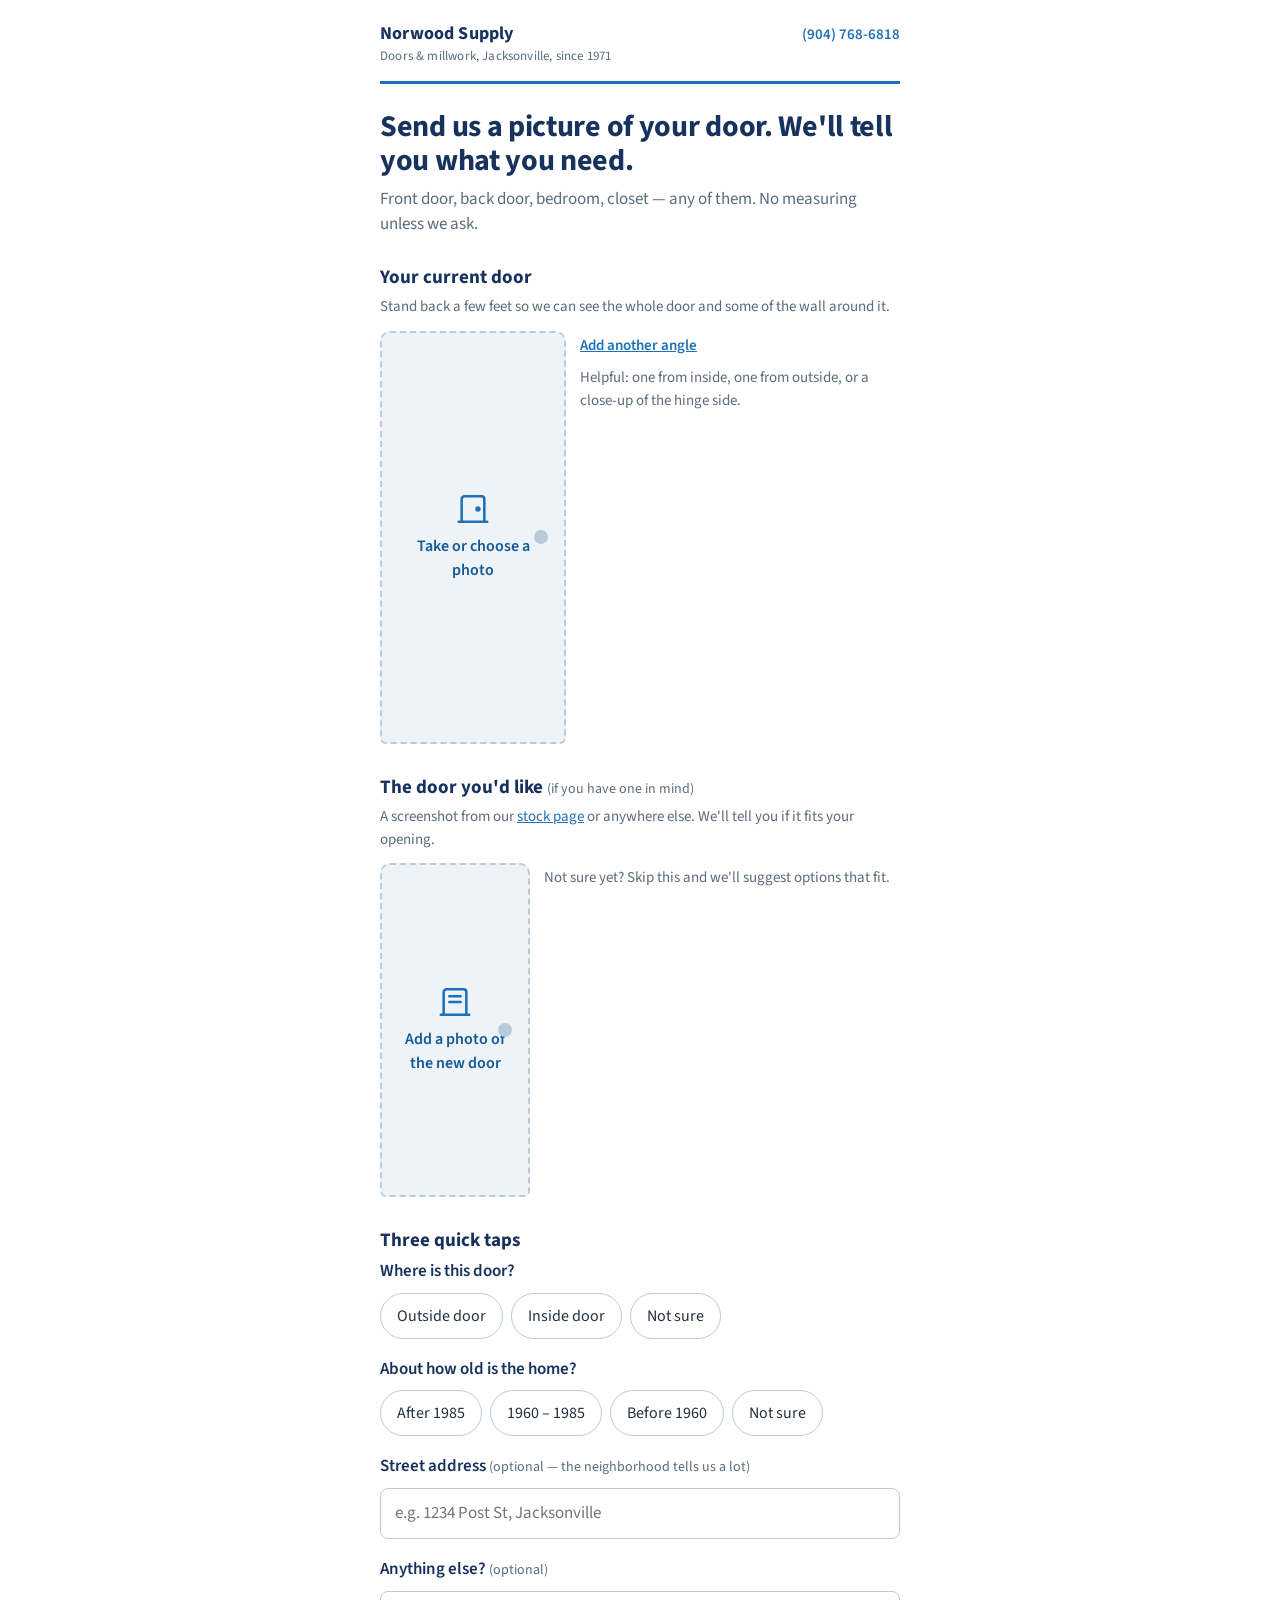
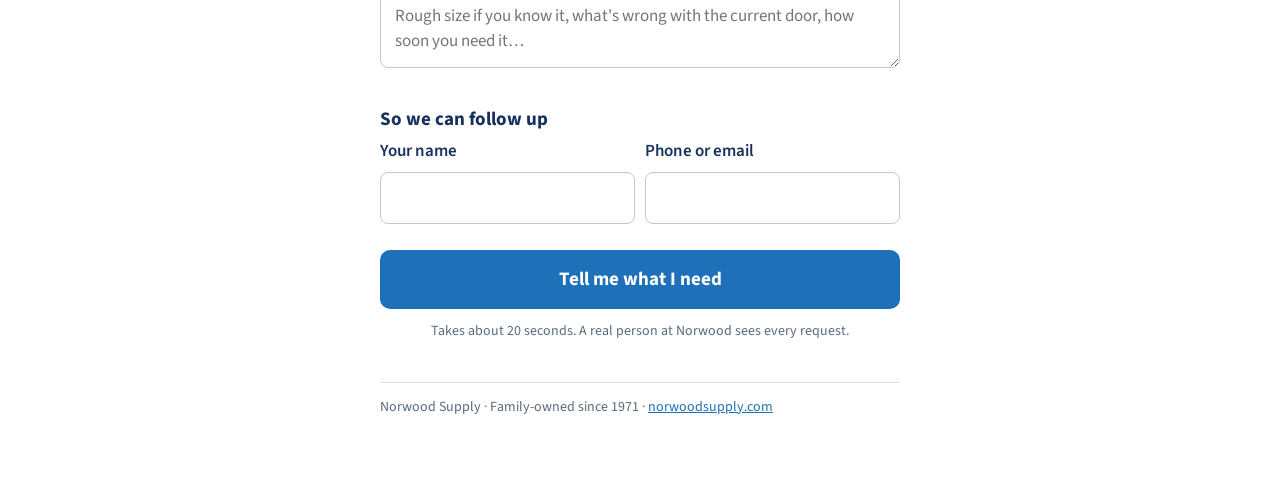
<file: door-finder.html>
<!DOCTYPE html>
<html lang="en">
<head>
<meta charset="utf-8">
<meta name="viewport" content="width=device-width, initial-scale=1, viewport-fit=cover">
<title>Door Finder — Norwood Supply</title>
<meta name="description" content="Send Norwood Supply a picture of your door and we'll tell you what size and type you need. Jacksonville doors and millwork since 1971.">
<link rel="preconnect" href="https://fonts.googleapis.com">
<link rel="preconnect" href="https://fonts.gstatic.com" crossorigin>
<link href="https://fonts.googleapis.com/css2?family=Source+Sans+3:ital,wght@0,400;0,600;0,700;1,400&display=swap" rel="stylesheet">
<style>
  :root{
    --blue:#1E70B8; --blue-deep:#155A96; --navy:#17325C; --ink:#22303F; --muted:#5B6B7C;
    --paper:#FFFFFF; --well:#EEF3F8; --well-line:#B9CADB; --rule:#D9E2EC;
    --ok:#2B7A4B; --warn:#A8660F; --bad:#B33A2E; --ok-bg:#E8F3EC; --warn-bg:#FBF1E3; --bad-bg:#F8E7E5;
  }
  *{box-sizing:border-box}
  html{-webkit-text-size-adjust:100%}
  body{margin:0;background:var(--paper);color:var(--ink);font:400 17px/1.5 "Source Sans 3",system-ui,-apple-system,"Segoe UI",sans-serif}
  a{color:var(--blue)}
  .wrap{max-width:560px;margin:0 auto;padding:20px 20px 80px}

  header{display:flex;align-items:baseline;justify-content:space-between;padding-bottom:14px;border-bottom:3px solid var(--blue)}
  .brand{font-weight:700;color:var(--navy);text-decoration:none;font-size:18px;letter-spacing:.01em}
  .brand small{display:block;font-weight:400;color:var(--muted);font-size:13px}
  header a.call{font-size:15px;text-decoration:none;font-weight:600}

  h1{font-size:30px;line-height:1.15;color:var(--navy);margin:26px 0 8px;font-weight:700;letter-spacing:-.01em}
  .lede{margin:0 0 26px;color:var(--muted);font-size:17px}

  /* ---- door-shaped photo wells: the one bold thing on the page ---- */
  .step{margin:0 0 30px}
  .step h2{font-size:19px;margin:0 0 4px;color:var(--navy)}
  .step .hint{margin:0 0 12px;color:var(--muted);font-size:15px}
  .wells{display:flex;gap:14px;align-items:flex-start}
  .well{position:relative;display:block;width:150px;aspect-ratio:36/80;border:2px dashed var(--well-line);border-radius:10px 10px 6px 6px;background:var(--well);cursor:pointer;overflow:hidden;flex:0 0 auto}
  .well.main{width:186px}
  .well input{position:absolute;inset:0;opacity:0;width:100%;height:100%;cursor:pointer;font-size:0}
  .well .label{position:absolute;inset:0;display:flex;flex-direction:column;align-items:center;justify-content:center;gap:8px;padding:14px;text-align:center;color:var(--blue-deep);font-weight:600;font-size:16px;pointer-events:none}
  .well .label .knob{width:14px;height:14px;border-radius:50%;background:var(--well-line);position:absolute;right:16px;top:50%;transform:translateY(-50%)}
  .well .label svg{width:34px;height:34px;stroke:var(--blue);fill:none;stroke-width:1.8;stroke-linecap:round;stroke-linejoin:round}
  .well img{position:absolute;inset:0;width:100%;height:100%;object-fit:cover;display:none}
  .well.has img{display:block}
  .well.has{border-style:solid;border-color:var(--blue)}
  .well.has .label{display:none}
  .well .x{position:absolute;top:6px;right:6px;width:30px;height:30px;border-radius:50%;border:0;background:rgba(23,50,92,.85);color:#fff;font-size:18px;line-height:30px;text-align:center;display:none;cursor:pointer;z-index:2}
  .well.has .x{display:block}
  .well:focus-within{outline:3px solid var(--blue);outline-offset:2px}
  .side{display:flex;flex-direction:column;gap:10px;flex:1;min-width:0;padding-top:4px;font-size:15px;color:var(--muted)}
  .side button.link{background:none;border:0;padding:0;color:var(--blue);font:inherit;font-weight:600;text-align:left;cursor:pointer;text-decoration:underline}
  .well.small{width:110px}
  .well.small .label{font-size:14px;padding:8px}
  .well.hidden{display:none}

  /* ---- questions ---- */
  .q{margin:0 0 18px}
  .q label.t{display:block;font-weight:600;color:var(--navy);margin-bottom:8px;font-size:17px}
  .pills{display:flex;flex-wrap:wrap;gap:8px}
  .pills label{position:relative}
  .pills input{position:absolute;opacity:0;width:0;height:0}
  .pills span{display:inline-block;padding:10px 16px;border:1.5px solid var(--well-line);border-radius:999px;background:var(--paper);font-size:16px;cursor:pointer;color:var(--ink)}
  .pills input:checked + span{background:var(--blue);border-color:var(--blue);color:#fff;font-weight:600}
  .pills input:focus-visible + span{outline:3px solid var(--blue);outline-offset:2px}
  input.txt,textarea{width:100%;padding:12px 14px;border:1.5px solid var(--well-line);border-radius:8px;font:inherit;color:var(--ink);background:var(--paper)}
  input.txt:focus,textarea:focus{outline:none;border-color:var(--blue);box-shadow:0 0 0 3px rgba(30,112,184,.18)}
  textarea{min-height:76px;resize:vertical}
  .two{display:grid;grid-template-columns:1fr 1fr;gap:10px}
  @media (max-width:420px){.two{grid-template-columns:1fr}}
  .opt{font-weight:400;color:var(--muted);font-size:14px}
  .hp{position:absolute;left:-9999px;width:1px;height:1px;opacity:0}

  .go{display:block;width:100%;padding:16px;border:0;border-radius:10px;background:var(--blue);color:#fff;font:700 19px "Source Sans 3",system-ui,sans-serif;cursor:pointer;margin-top:8px}
  .go:hover{background:var(--blue-deep)}
  .go[disabled]{background:#9DB8D3;cursor:default}
  .fine{color:var(--muted);font-size:14px;margin:12px 0 0;text-align:center}
  .err{display:none;margin:14px 0 0;padding:12px 14px;border-radius:8px;background:var(--bad-bg);color:var(--bad);font-weight:600}
  .err.show{display:block}

  /* ---- working ---- */
  #working{display:none;text-align:center;padding:40px 0}
  #working.show{display:block}
  .spin{width:44px;height:44px;border:4px solid var(--rule);border-top-color:var(--blue);border-radius:50%;margin:0 auto 16px;animation:sp 1s linear infinite}
  @keyframes sp{to{transform:rotate(360deg)}}
  @media (prefers-reduced-motion:reduce){.spin{animation:none;border-top-color:var(--blue)}}
  #working p{margin:0;color:var(--muted)}

  /* ---- result ---- */
  #result{display:none}
  #result.show{display:block}
  .verdict{margin:26px 0 18px;padding:20px 22px;border-radius:12px;background:var(--well);border-left:6px solid var(--blue)}
  .verdict .size{font-size:34px;font-weight:700;color:var(--navy);line-height:1.1;letter-spacing:-.01em}
  .verdict .sub{margin-top:6px;font-size:17px;color:var(--ink)}
  .verdict .call{color:var(--muted)}
  .tag{display:inline-block;margin-top:12px;padding:4px 12px;border-radius:999px;font-size:14px;font-weight:600}
  .tag.high{background:var(--ok-bg);color:var(--ok)} .tag.medium{background:var(--warn-bg);color:var(--warn)} .tag.low{background:var(--bad-bg);color:var(--bad)}
  .reply{font-size:18px;line-height:1.55;margin:0 0 22px;white-space:pre-line}
  .rows{border-top:1px solid var(--rule)}
  .row{display:grid;grid-template-columns:128px 1fr;gap:12px;padding:11px 0;border-bottom:1px solid var(--rule);font-size:16px}
  .row b{color:var(--navy);font-weight:600}
  .row ul{margin:0;padding-left:18px}
  .fit{padding:14px 16px;border-radius:10px;margin:18px 0}
  .fit.yes{background:var(--ok-bg)} .fit.maybe{background:var(--warn-bg)} .fit.no{background:var(--bad-bg)}
  .fit b{display:block;margin-bottom:4px;color:var(--navy)}
  .next{margin:26px 0 0;padding:18px 20px;border:1.5px solid var(--rule);border-radius:12px}
  .next h3{margin:0 0 8px;font-size:18px;color:var(--navy)}
  .next p{margin:0 0 10px}
  .next .btns{display:flex;gap:10px;flex-wrap:wrap;margin-top:6px}
  .next .btns a{flex:1;min-width:130px;text-align:center;padding:12px;border-radius:8px;text-decoration:none;font-weight:700;background:var(--blue);color:#fff}
  .next .btns a.alt{background:var(--paper);color:var(--blue);border:1.5px solid var(--blue)}
  .again{background:none;border:0;color:var(--muted);font:inherit;text-decoration:underline;cursor:pointer;margin-top:22px;display:block}
  footer{margin-top:40px;color:var(--muted);font-size:14px;border-top:1px solid var(--rule);padding-top:14px}
</style>
</head>
<body>
<div class="wrap">

  <header>
    <a class="brand" href="https://norwoodsupply.com">Norwood Supply <small>Doors &amp; millwork, Jacksonville, since 1971</small></a>
    <a class="call" href="tel:+19047686818">(904) 768-6818</a>
  </header>

  <!-- ================= FORM ================= -->
  <div id="form">
    <h1>Send us a picture of your door. We'll tell you what you need.</h1>
    <p class="lede">Front door, back door, bedroom, closet — any of them. No measuring unless we ask.</p>

    <section class="step">
      <h2>Your current door</h2>
      <p class="hint">Stand back a few feet so we can see the whole door and some of the wall around it.</p>
      <div class="wells">
        <label class="well main" id="wellMain">
          <input type="file" accept="image/*" id="fileMain">
          <span class="label">
            <svg viewBox="0 0 24 24"><path d="M4 21V5a2 2 0 0 1 2-2h12a2 2 0 0 1 2 2v16"/><path d="M2 21h20"/><circle cx="15.5" cy="12" r="1"/></svg>
            Take or choose a photo
            <span class="knob"></span>
          </span>
          <img alt="" id="imgMain">
          <button type="button" class="x" data-clear="Main" aria-label="Remove photo">×</button>
        </label>
        <div class="side">
          <label class="well small hidden" id="wellMain2">
            <input type="file" accept="image/*" id="fileMain2">
            <span class="label">Another angle</span>
            <img alt="" id="imgMain2">
            <button type="button" class="x" data-clear="Main2" aria-label="Remove photo">×</button>
          </label>
          <button type="button" class="link" id="addAngle">Add another angle</button>
          <span>Helpful: one from inside, one from outside, or a close-up of the hinge side.</span>
        </div>
      </div>
    </section>

    <section class="step">
      <h2>The door you'd like <span class="opt">(if you have one in mind)</span></h2>
      <p class="hint">A screenshot from our <a href="/catalog.html" target="_blank" rel="noopener">stock page</a> or anywhere else. We'll tell you if it fits your opening.</p>
      <div class="wells">
        <label class="well" id="wellWant">
          <input type="file" accept="image/*" id="fileWant">
          <span class="label">
            <svg viewBox="0 0 24 24"><path d="M4 21V5a2 2 0 0 1 2-2h12a2 2 0 0 1 2 2v16"/><path d="M2 21h20"/><path d="M8 8h8M8 12h8"/></svg>
            Add a photo of the new door
            <span class="knob"></span>
          </span>
          <img alt="" id="imgWant">
          <button type="button" class="x" data-clear="Want" aria-label="Remove photo">×</button>
        </label>
        <div class="side">
          <span>Not sure yet? Skip this and we'll suggest options that fit.</span>
        </div>
      </div>
    </section>

    <section class="step">
      <h2>Three quick taps</h2>
      <div class="q">
        <label class="t">Where is this door?</label>
        <div class="pills" id="qLoc">
          <label><input type="radio" name="loc" value="exterior door (opens to outside)"><span>Outside door</span></label>
          <label><input type="radio" name="loc" value="interior door"><span>Inside door</span></label>
          <label><input type="radio" name="loc" value="not sure"><span>Not sure</span></label>
        </div>
      </div>
      <div class="q">
        <label class="t">About how old is the home?</label>
        <div class="pills" id="qAge">
          <label><input type="radio" name="age" value="after 1985"><span>After 1985</span></label>
          <label><input type="radio" name="age" value="1960 to 1985"><span>1960 – 1985</span></label>
          <label><input type="radio" name="age" value="before 1960"><span>Before 1960</span></label>
          <label><input type="radio" name="age" value="not sure"><span>Not sure</span></label>
        </div>
      </div>
      <div class="q">
        <label class="t" for="addr">Street address <span class="opt">(optional — the neighborhood tells us a lot)</span></label>
        <input class="txt" id="addr" type="text" autocomplete="street-address" placeholder="e.g. 1234 Post St, Jacksonville">
      </div>
      <div class="q">
        <label class="t" for="notes">Anything else? <span class="opt">(optional)</span></label>
        <textarea id="notes" placeholder="Rough size if you know it, what's wrong with the current door, how soon you need it…"></textarea>
      </div>
    </section>

    <section class="step">
      <h2>So we can follow up</h2>
      <div class="two">
        <div class="q"><label class="t" for="name">Your name</label><input class="txt" id="name" type="text" autocomplete="name"></div>
        <div class="q"><label class="t" for="contact">Phone or email</label><input class="txt" id="contact" type="text" autocomplete="tel" inputmode="email"></div>
      </div>
      <input class="hp" id="website" type="text" tabindex="-1" autocomplete="off" aria-hidden="true">
      <button class="go" id="go" type="button">Tell me what I need</button>
      <p class="fine">Takes about 20 seconds. A real person at Norwood sees every request.</p>
      <div class="err" id="err" role="alert"></div>
    </section>
  </div>

  <!-- ================= WORKING ================= -->
  <div id="working"><div class="spin"></div><p id="workMsg">Looking at your door…</p></div>

  <!-- ================= RESULT ================= -->
  <div id="result">
    <h1>Here's what we see</h1>
    <div class="verdict">
      <div class="size" id="rSize"></div>
      <div class="sub" id="rSub"></div>
      <span class="tag" id="rTag"></span>
    </div>
    <p class="reply" id="rReply"></p>
    <div id="rFit"></div>
    <div class="rows" id="rRows"></div>
    <div class="next">
      <h3>What happens next</h3>
      <p>We've saved your photos and details. Someone from Norwood will follow up, usually the same business day. Want to talk now?</p>
      <div class="btns">
        <a href="tel:+19047686818">Call (904) 768-6818</a>
        <a class="alt" href="sms:+19044035261">Text (904) 403-5261</a>
      </div>
      <p style="margin:12px 0 0;font-size:14px;color:var(--muted)">6200 Norwood Ave, Jacksonville · Mon–Fri 7:30–5 · Sat 8:30–12<br>Corner of Crestwood Street &amp; Norwood Avenue. Customer parking is on the south side of our building, entered from Crestwood.<br><a href="https://www.google.com/maps/dir/?api=1&amp;destination=30.3758656%2C-81.6677071&amp;travelmode=driving" target="_blank" rel="noopener">Directions to Crestwood parking</a></p>
    </div>
    <button class="again" id="again" type="button">Check another door</button>
  </div>

  <footer>Norwood Supply · Family-owned since 1971 · <a href="https://norwoodsupply.com">norwoodsupply.com</a></footer>
</div>

<script>
// ============================================================
// SETUP: paste the doorFinder Cloud Function URL between the quotes.
// It looks like https://doorfinder-xxxxxxxx-uc.a.run.app
var FUNCTION_URL = "https://doorfinder-933963197210.us-central1.run.app";
// ============================================================

var photos = { Main:null, Main2:null, Want:null };   // {data, media_type}

function $(id){ return document.getElementById(id); }

// Shrink the photo on the phone before upload: keeps requests small and fast.
function shrink(file){
  return new Promise(function(resolve, reject){
    var url = URL.createObjectURL(file);
    var img = new Image();
    img.onload = function(){
      var MAX = 1400, w = img.naturalWidth, h = img.naturalHeight;
      var s = Math.min(1, MAX / Math.max(w, h));
      var c = document.createElement('canvas');
      c.width = Math.round(w*s); c.height = Math.round(h*s);
      c.getContext('2d').drawImage(img, 0, 0, c.width, c.height);
      URL.revokeObjectURL(url);
      var dataUrl = c.toDataURL('image/jpeg', 0.82);
      resolve({ data: dataUrl.split(',')[1], media_type:'image/jpeg', preview: dataUrl });
    };
    img.onerror = function(){ URL.revokeObjectURL(url); reject(new Error("That file isn't a photo we can read. Try a JPG or PNG.")); };
    img.src = url;
  });
}

function wire(key){
  var input = $('file'+key), well = $('well'+key), img = $('img'+key);
  input.addEventListener('change', async function(){
    var f = input.files && input.files[0];
    if (!f) return;
    try{
      var p = await shrink(f);
      photos[key] = { data:p.data, media_type:p.media_type };
      img.src = p.preview;
      well.classList.add('has');
      hideErr();
    }catch(e){ showErr(e.message); }
  });
}
['Main','Main2','Want'].forEach(wire);

document.querySelectorAll('[data-clear]').forEach(function(b){
  b.addEventListener('click', function(ev){
    ev.preventDefault(); ev.stopPropagation();
    var key = b.getAttribute('data-clear');
    photos[key] = null;
    $('file'+key).value = '';
    $('img'+key).removeAttribute('src');
    $('well'+key).classList.remove('has');
  });
});

$('addAngle').addEventListener('click', function(){
  $('wellMain2').classList.remove('hidden');
  this.style.display = 'none';
});

function val(name){ var el = document.querySelector('input[name="'+name+'"]:checked'); return el ? el.value : ''; }
function showErr(m){ var e=$('err'); e.textContent = m; e.classList.add('show'); e.scrollIntoView({block:'nearest'}); }
function hideErr(){ $('err').classList.remove('show'); }

$('go').addEventListener('click', async function(){
  hideErr();
  if (!photos.Main){ showErr("Add a photo of your current door first — that's the one thing we need."); return; }
  var name = $('name').value.trim(), contact = $('contact').value.trim();
  if (!name || !contact){ showErr("Add your name and a phone or email so we can follow up."); return; }
  if (FUNCTION_URL.indexOf('http') !== 0){ showErr("This page isn't connected yet. Call us at (904) 768-6818 or text your photo to (904) 403-5261."); return; }

  var body = {
    photos: [photos.Main].concat(photos.Main2 ? [photos.Main2] : []),
    wanted: photos.Want,
    location: val('loc'), home_age: val('age'),
    address: $('addr').value.trim(), notes: $('notes').value.trim(),
    name: name, contact: contact, website: $('website').value
  };

  $('form').style.display = 'none';
  $('working').classList.add('show');
  var msgs = ["Looking at your door…","Checking the size and style…","Reading the trim and the wall around it…","Putting the answer together…"];
  var i = 0; var t = setInterval(function(){ i = (i+1) % msgs.length; $('workMsg').textContent = msgs[i]; }, 4000);
  window.scrollTo(0,0);

  try{
    var resp = await fetch(FUNCTION_URL, { method:'POST', headers:{'Content-Type':'application/json'}, body: JSON.stringify(body) });
    var data = null;
    try{ data = await resp.json(); }catch(_){}
    if (!resp.ok || !data || data.error){ throw new Error((data && data.error) || ("HTTP " + resp.status)); }
    render(data);
  }catch(e){
    clearInterval(t);
    $('working').classList.remove('show');
    $('form').style.display = '';
    var m = /Failed to fetch|NetworkError|Load failed/i.test(e.message)
      ? "We couldn't reach Norwood right now. Check your signal and try again, or text the photo to (904) 403-5261."
      : e.message;
    showErr(m);
    return;
  }
  clearInterval(t);
  $('working').classList.remove('show');
  $('result').classList.add('show');
  window.scrollTo(0,0);
});

function esc(s){ return String(s == null ? '' : s).replace(/[&<>"]/g, function(c){ return {'&':'&amp;','<':'&lt;','>':'&gt;','"':'&quot;'}[c]; }); }
function row(label, v){
  if (v == null || v === '' || (Array.isArray(v) && !v.length)) return '';
  var body = Array.isArray(v) ? '<ul>' + v.map(function(x){ return '<li>'+esc(x)+'</li>'; }).join('') + '</ul>' : esc(v);
  return '<div class="row"><b>'+esc(label)+'</b><div>'+body+'</div></div>';
}

function render(r){
  var w = r.width_in || '?', h = r.height_in || '?';
  $('rSize').textContent = w + '" × ' + h + '"';
  var sub = [r.config, r.unit_rec ? r.unit_rec.split(/[.;—-]/)[0] : ''].filter(Boolean).join(' · ');
  $('rSub').innerHTML = esc(sub) + (r.call_size ? ' <span class="call">(we call that ' + esc(r.call_size) + ')</span>' : '');
  var conf = r.confidence || 'low';
  var tag = $('rTag'); tag.className = 'tag ' + conf;
  tag.textContent = conf === 'high' ? 'Measured from your photo' : conf === 'medium' ? 'Confident read — standard size' : 'Best read — we\'ll confirm before ordering';

  $('rReply').textContent = r.customer_reply || '';

  var fit = '';
  if (r.wanted && r.wanted.fits){
    var f = r.wanted.fits;
    var head = f === 'yes' ? 'The door you picked works in this opening' : f === 'maybe' ? 'The door you picked can work, with a small change' : 'The door you picked won\'t drop into this opening as-is';
    fit = '<div class="fit '+esc(f)+'"><b>'+head+'</b>'+esc(r.wanted.fit_note || '')+'</div>';
  }
  $('rFit').innerHTML = fit;

  var age = r.home_age_read && r.home_age_read !== 'unclear'
    ? ({'pre-1960':'Looks like an older home (before 1960)','1960-1985':'Looks like a 1960s–80s home','post-1985':'Looks like a newer home (after 1985)'})[r.home_age_read] : '';
  if (age && r.home_age_signals && r.home_age_signals.length) age += ' — ' + r.home_age_signals.slice(0,3).join(', ');
  var cut = r.cutdown_risk ? ({low:'Low — standard size, no extra measuring',medium:'Possible — one tape photo will settle it',high:'Likely — we need a tape photo before ordering'})[r.cutdown_risk] : '';

  $('rRows').innerHTML =
    row('Style', [r.style, r.material].filter(Boolean).join(' · ')) +
    row('Swing', r.swing) +
    row('Your home', age) +
    row('Odd size?', cut) +
    row('Heads up', r.red_flags) +
    row('We still need', r.need_from_customer);
}

$('again').addEventListener('click', function(){ location.reload(); });
</script>
</body>
</html>
</file>
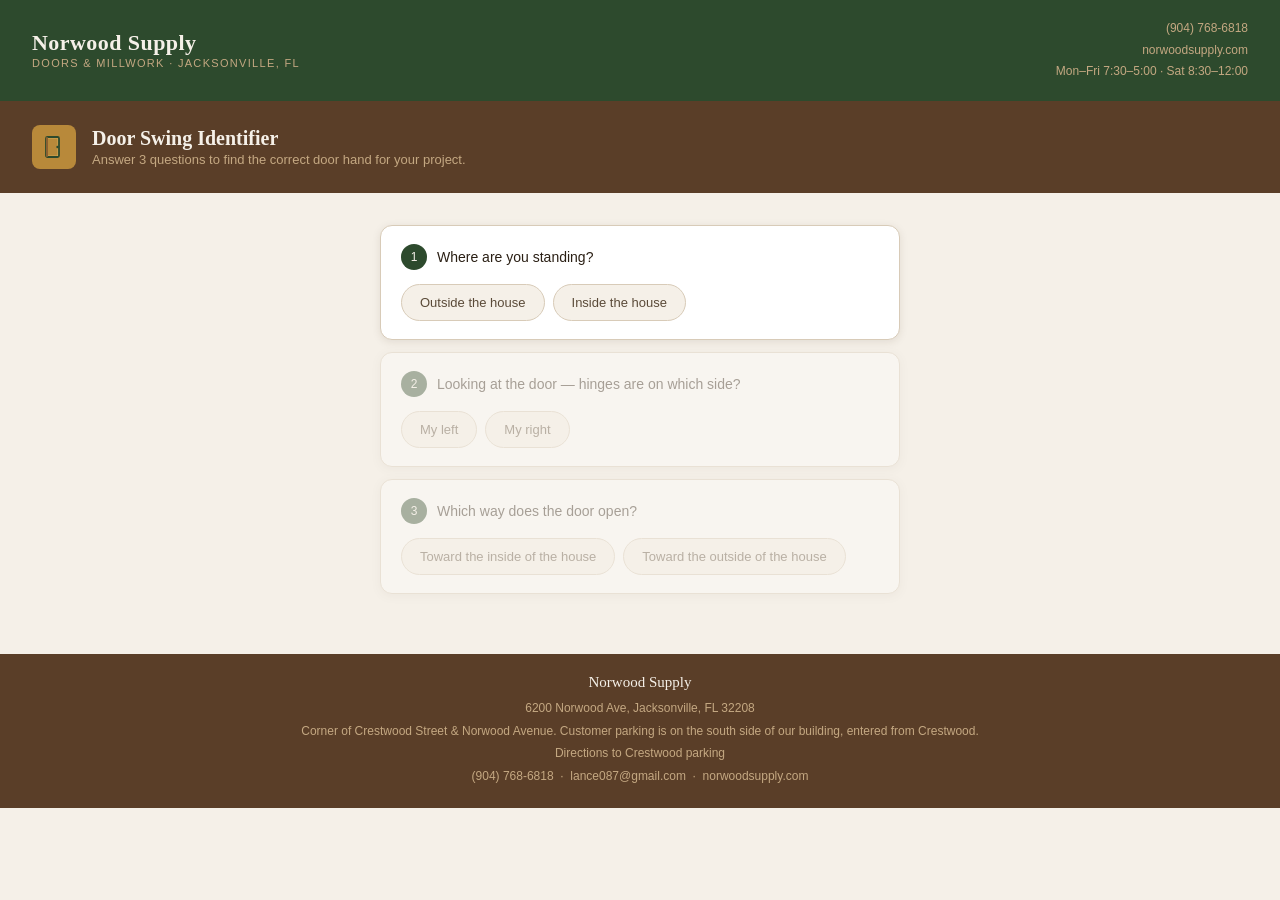
<file: door-swing.html>
<!doctype html><html lang="en"><head><meta charset="utf-8"><meta name="viewport" content="width=device-width,initial-scale=1"><title>Door Swing Identifier — Norwood Supply</title><link rel="canonical" href="https://www.norwoodsupply.com/tools/door-swing.html"><meta http-equiv="refresh" content="0;url=/tools/door-swing.html"></head><body><p>This page has moved. <a href="/tools/door-swing.html">Open Door Swing Identifier</a>.</p></body></html>
</file>
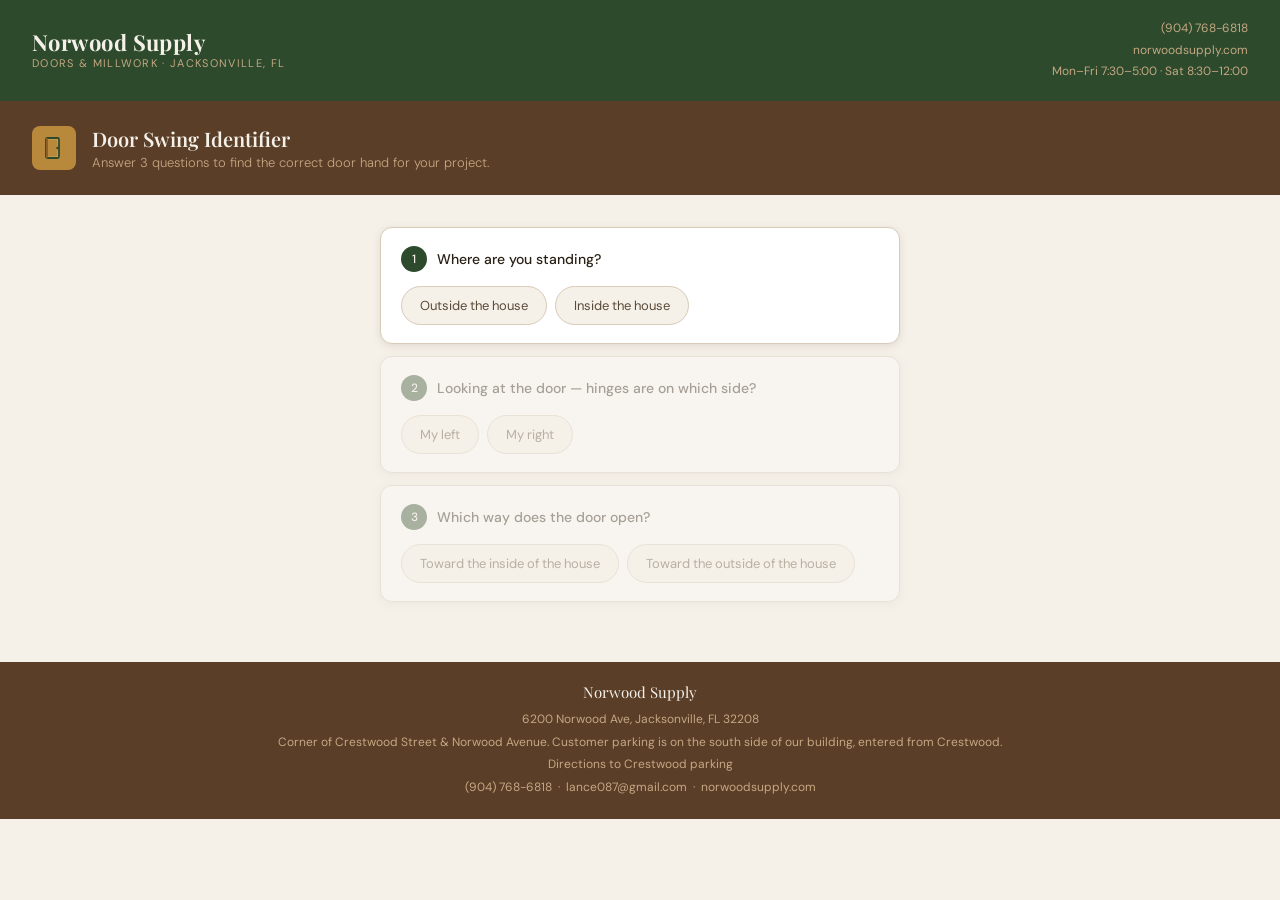
<file: measure-your-door.html>
<!DOCTYPE html>
<html lang="en">
<head>
<meta charset="UTF-8">
<meta name="viewport" content="width=device-width, initial-scale=1.0">
<title>Door Swing Identifier — Norwood Supply</title>
<link href="https://fonts.googleapis.com/css2?family=Playfair+Display:wght@600;700&family=DM+Sans:wght@300;400;500&display=swap" rel="stylesheet">
<style>
  :root {
    --cream: #f5f0e8;
    --cream-dark: #ede6d8;
    --brown: #5a3e28;
    --brown-light: #7a5c3e;
    --brown-pale: #c4a882;
    --gold: #b8893a;
    --gold-light: #d4a855;
    --green: #2d4a2d;
    --green-mid: #3d6b3d;
    --text: #2a1f14;
    --text-mid: #5a4a38;
    --text-light: #8a7a68;
    --border: #d8cbb8;
    --white: #ffffff;
    --shadow: rgba(58,38,18,0.10);
  }

  *, *::before, *::after { box-sizing: border-box; margin: 0; padding: 0; }

  body {
    background: var(--cream);
    font-family: 'DM Sans', sans-serif;
    color: var(--text);
    min-height: 100vh;
  }

  /* ── HEADER ── */
  header {
    background: var(--green);
    padding: 18px 32px;
    display: flex;
    align-items: center;
    justify-content: space-between;
    flex-wrap: wrap;
    gap: 12px;
  }
  .logo-block { display: flex; flex-direction: column; }
  .logo-name {
    font-family: 'Playfair Display', serif;
    font-size: 22px;
    font-weight: 700;
    color: var(--cream);
    letter-spacing: .02em;
    line-height: 1;
  }
  .logo-tag {
    font-size: 11px;
    font-weight: 400;
    color: var(--brown-pale);
    letter-spacing: .12em;
    text-transform: uppercase;
    margin-top: 3px;
  }
  .header-contact {
    font-size: 12px;
    color: var(--brown-pale);
    text-align: right;
    line-height: 1.8;
  }
  .header-contact a { color: var(--brown-pale); text-decoration: none; }

  /* ── HERO STRIP ── */
  .hero {
    background: var(--brown);
    padding: 24px 32px;
    display: flex;
    align-items: center;
    gap: 16px;
  }
  .hero-icon {
    width: 44px; height: 44px;
    background: var(--gold);
    border-radius: 8px;
    display: flex; align-items: center; justify-content: center;
    flex-shrink: 0;
  }
  .hero-text h1 {
    font-family: 'Playfair Display', serif;
    font-size: 20px;
    color: var(--cream);
    font-weight: 600;
  }
  .hero-text p {
    font-size: 13px;
    color: var(--brown-pale);
    margin-top: 2px;
    font-weight: 300;
  }

  /* ── MAIN ── */
  main {
    max-width: 560px;
    margin: 0 auto;
    padding: 32px 20px 48px;
  }

  /* ── STEP CARDS ── */
  .step {
    background: var(--white);
    border: 1px solid var(--border);
    border-radius: 12px;
    padding: 18px 20px;
    margin-bottom: 12px;
    transition: opacity .2s, transform .2s;
    box-shadow: 0 2px 8px var(--shadow);
  }
  .step.locked {
    opacity: .38;
    pointer-events: none;
  }
  .step-header {
    display: flex;
    align-items: center;
    gap: 10px;
    margin-bottom: 14px;
  }
  .step-num {
    width: 26px; height: 26px;
    background: var(--green);
    border-radius: 50%;
    display: flex; align-items: center; justify-content: center;
    font-size: 12px;
    font-weight: 500;
    color: var(--cream);
    flex-shrink: 0;
  }
  .step-label {
    font-size: 14px;
    font-weight: 500;
    color: var(--text);
  }
  .btn-row { display: flex; gap: 8px; flex-wrap: wrap; }
  .btn {
    padding: 10px 18px;
    border-radius: 24px;
    border: 1.5px solid var(--border);
    background: var(--cream);
    font-family: 'DM Sans', sans-serif;
    font-size: 13px;
    font-weight: 400;
    color: var(--text-mid);
    cursor: pointer;
    transition: all .15s;
  }
  .btn:hover { border-color: var(--brown-pale); color: var(--brown); background: var(--cream-dark); }
  .btn.on { background: var(--green); border-color: var(--green); color: var(--cream); font-weight: 500; }

  /* ── RESULT CARD ── */
  #result {
    display: none;
    background: var(--white);
    border: 1px solid var(--border);
    border-radius: 12px;
    overflow: hidden;
    box-shadow: 0 4px 16px var(--shadow);
    margin-top: 4px;
    animation: fadeUp .3s ease;
  }
  @keyframes fadeUp { from { opacity:0; transform:translateY(8px); } to { opacity:1; transform:translateY(0); } }

  .result-header {
    background: var(--green);
    padding: 20px 24px;
  }
  .result-hand {
    font-family: 'Playfair Display', serif;
    font-size: 26px;
    font-weight: 700;
    color: var(--cream);
    margin-bottom: 4px;
  }
  .result-desc {
    font-size: 13px;
    color: var(--brown-pale);
    font-weight: 300;
  }

  .result-body { padding: 24px; }

  .door-center {
    display: flex;
    flex-direction: column;
    align-items: center;
    margin-bottom: 20px;
  }
  .door-view-label {
    font-size: 11px;
    font-weight: 500;
    letter-spacing: .08em;
    text-transform: uppercase;
    color: var(--text-light);
    margin-top: 10px;
  }
  .your-view-badge {
    display: inline-block;
    background: var(--green);
    color: var(--cream);
    font-size: 11px;
    font-weight: 500;
    padding: 4px 12px;
    border-radius: 12px;
    margin-top: 6px;
    letter-spacing: .04em;
  }

  /* ── RO SECTION ── */
  .ro-section {
    border-top: 1px solid var(--border);
    padding-top: 18px;
    margin-top: 4px;
  }
  .ro-title {
    font-size: 11px;
    font-weight: 500;
    letter-spacing: .08em;
    text-transform: uppercase;
    color: var(--text-light);
    margin-bottom: 12px;
  }
  .ro-grid {
    display: grid;
    grid-template-columns: 1fr 1fr;
    gap: 10px;
    margin-bottom: 12px;
  }
  .ro-grid label {
    font-size: 12px;
    color: var(--text-light);
    display: block;
    margin-bottom: 4px;
  }
  .ro-grid input, .ro-grid select {
    width: 100%;
    padding: 9px 12px;
    border: 1.5px solid var(--border);
    border-radius: 8px;
    font-family: 'DM Sans', sans-serif;
    font-size: 14px;
    color: var(--text);
    background: var(--cream);
    transition: border-color .15s;
  }
  .ro-grid input:focus, .ro-grid select:focus {
    outline: none;
    border-color: var(--brown-pale);
  }
  .ro-result {
    display: none;
    background: var(--green);
    border-radius: 8px;
    padding: 12px 16px;
    color: var(--cream);
    font-size: 14px;
    line-height: 1.7;
  }
  .ro-result b { font-weight: 600; font-size: 16px; }
  .ro-result small { font-size: 11px; opacity: .75; }

  /* ── NOTE ── */
  .note {
    background: var(--cream-dark);
    border-left: 3px solid var(--gold);
    border-radius: 0 8px 8px 0;
    padding: 10px 14px;
    font-size: 13px;
    color: var(--text-mid);
    margin-top: 14px;
    line-height: 1.6;
  }
  .note b { color: var(--brown); }

  /* ── RESET / ACTIONS ── */
  .actions {
    display: flex;
    gap: 10px;
    margin-top: 16px;
    flex-wrap: wrap;
  }
  .reset-btn {
    padding: 9px 20px;
    border-radius: 24px;
    border: 1.5px solid var(--border);
    background: transparent;
    font-family: 'DM Sans', sans-serif;
    font-size: 13px;
    color: var(--text-light);
    cursor: pointer;
    transition: all .15s;
  }
  .reset-btn:hover { border-color: var(--brown-pale); color: var(--brown); }

  .contact-btn {
    padding: 9px 20px;
    border-radius: 24px;
    border: 1.5px solid var(--green);
    background: transparent;
    font-family: 'DM Sans', sans-serif;
    font-size: 13px;
    color: var(--green);
    cursor: pointer;
    text-decoration: none;
    transition: all .15s;
    display: inline-flex;
    align-items: center;
    gap: 6px;
  }
  .contact-btn:hover { background: var(--green); color: var(--cream); }

  /* ── FOOTER ── */
  footer {
    background: var(--brown);
    padding: 20px 32px;
    text-align: center;
  }
  .footer-name {
    font-family: 'Playfair Display', serif;
    font-size: 15px;
    color: var(--cream);
    margin-bottom: 6px;
  }
  .footer-info {
    font-size: 12px;
    color: var(--brown-pale);
    line-height: 1.9;
  }
  .footer-info a { color: var(--brown-pale); text-decoration: none; }

  @media (max-width: 480px) {
    header { padding: 14px 16px; }
    .hero { padding: 18px 16px; }
    main { padding: 20px 14px 40px; }
    .result-body { padding: 18px 16px; }
  }
</style>
<!-- Google Tag Manager -->
<script>(function(w,d,s,l,i){w[l]=w[l]||[];w[l].push({'gtm.start':
new Date().getTime(),event:'gtm.js'});var f=d.getElementsByTagName(s)[0],
j=d.createElement(s),dl=l!='dataLayer'?'&l='+l:'';j.async=true;j.src=
'https://www.googletagmanager.com/gtm.js?id='+i+dl;f.parentNode.insertBefore(j,f);
})(window,document,'script','dataLayer','GTM-W55MT4H');</script>
<!-- End Google Tag Manager -->
</head>
<body>

  <!-- Google Tag Manager (noscript) -->
<noscript><iframe src="https://www.googletagmanager.com/ns.html?id=GTM-W55MT4H"
height="0" width="0" style="display:none;visibility:hidden"></iframe></noscript>
<!-- End Google Tag Manager (noscript) -->

<header>
  <div class="logo-block">
    <div class="logo-name">Norwood Supply</div>
    <div class="logo-tag">Doors &amp; Millwork · Jacksonville, FL</div>
  </div>
  <div class="header-contact">
    <a href="tel:9047686818">(904) 768-6818</a><br>
    <a href="http://norwoodsupply.com">norwoodsupply.com</a><br>
    Mon–Fri 7:30–5:00 · Sat 8:30–12:00
  </div>
</header>

<div class="hero">
  <div class="hero-icon">
    <svg width="24" height="24" viewBox="0 0 24 24" fill="none" xmlns="http://www.w3.org/2000/svg">
      <rect x="4" y="2" width="13" height="20" rx="1.5" stroke="#2d4a2d" stroke-width="1.8" fill="#d4a855"/>
      <rect x="5.5" y="3.5" width="10" height="17" rx="1" fill="#b8893a"/>
      <circle cx="15.5" cy="12" r="1.2" fill="#2d4a2d"/>
      <rect x="4" y="2" width="2" height="20" rx="1" fill="#8a6030"/>
    </svg>
  </div>
  <div class="hero-text">
    <h1>Door Swing Identifier</h1>
    <p>Answer 3 questions to find the correct door hand for your project.</p>
  </div>
</div>

<main>
  <div class="step" id="q1">
    <div class="step-header">
      <div class="step-num">1</div>
      <div class="step-label">Where are you standing?</div>
    </div>
    <div class="btn-row">
      <div class="btn" onclick="go(1,'out',this)">Outside the house</div>
      <div class="btn" onclick="go(1,'in',this)">Inside the house</div>
    </div>
  </div>

  <div class="step locked" id="q2">
    <div class="step-header">
      <div class="step-num">2</div>
      <div class="step-label">Looking at the door — hinges are on which side?</div>
    </div>
    <div class="btn-row">
      <div class="btn" onclick="go(2,'left',this)">My left</div>
      <div class="btn" onclick="go(2,'right',this)">My right</div>
    </div>
  </div>

  <div class="step locked" id="q3">
    <div class="step-header">
      <div class="step-num">3</div>
      <div class="step-label">Which way does the door open?</div>
    </div>
    <div class="btn-row">
      <div class="btn" onclick="go(3,'in',this)">Toward the inside of the house</div>
      <div class="btn" onclick="go(3,'out',this)">Toward the outside of the house</div>
    </div>
  </div>

  <div id="result"></div>
</main>

<footer>
  <div class="footer-name">Norwood Supply</div>
  <div class="footer-info">
    6200 Norwood Ave, Jacksonville, FL 32208<br>
    Corner of Crestwood Street &amp; Norwood Avenue. Customer parking is on the south side of our building, entered from Crestwood.<br>
    <a href="https://www.google.com/maps/dir/?api=1&amp;destination=30.3758656%2C-81.6677071&amp;travelmode=driving" target="_blank" rel="noopener">Directions to Crestwood parking</a><br>
    <a href="tel:9047686818">(904) 768-6818</a> &nbsp;·&nbsp;
    <a href="mailto:lance087@gmail.com">lance087@gmail.com</a> &nbsp;·&nbsp;
    <a href="http://norwoodsupply.com">norwoodsupply.com</a>
  </div>
</footer>

<script>
const A = {};

// ── TRUTH TABLE — verified by Lance Hopper ──
// hl = hinge on LEFT in diagram from customer's POV
const T = {
  'out-right-in':  { hand:'Right hand inswing',  hl:false },
  'out-left-in':   { hand:'Left hand inswing',   hl:true  },
  'out-right-out': { hand:'Left hand outswing',  hl:false },
  'out-left-out':  { hand:'Right hand outswing', hl:true  },
  'in-right-in':   { hand:'Left hand inswing',   hl:false },
  'in-left-in':    { hand:'Right hand inswing',  hl:true  },
  'in-right-out':  { hand:'Right hand outswing', hl:false },
  'in-left-out':   { hand:'Left hand outswing',  hl:true  },
};

function go(q, v, el) {
  A[q] = v;
  el.parentNode.querySelectorAll('.btn').forEach(b => b.classList.remove('on'));
  el.classList.add('on');
  if (q===1) { enable('q2'); clr(2); clr(3); disable('q3'); document.getElementById('result').style.display='none'; }
  if (q===2) { enable('q3'); clr(3); document.getElementById('result').style.display='none'; }
  if (q===3) render();
}
function enable(id){ document.getElementById(id).classList.remove('locked'); }
function disable(id){ document.getElementById(id).classList.add('locked'); }
function clr(q){ A[q]=null; document.getElementById('q'+q).querySelectorAll('.btn').forEach(b=>b.classList.remove('on')); }

const notes = {
  'Right hand inswing':  'Very common hand. Pre-hung units widely available — standard stock at Norwood Supply.',
  'Left hand inswing':   'Most common residential hand. Standard stock item — typically available same day.',
  'Right hand outswing': 'Outswing door — verify threshold type, weatherstrip, and hinge style before ordering.',
  'Left hand outswing':  'Outswing door — same considerations as RHO, opposite hinge side.',
};

function render() {
  const key = `${A[1]}-${A[2]}-${A[3]}`;
  const m = T[key];
  if (!m) return;
  const inswing = m.hand.includes('inswing');
  const viewFromOutside = A[1]==='out';
  const vlbl = viewFromOutside ? 'View from outside the house' : 'View from inside the house';

  document.getElementById('result').innerHTML = `
    <div class="result-header">
      <div class="result-hand">${m.hand}</div>
      <div class="result-desc">${inswing ? 'Door opens inward — into the house' : 'Door opens outward — away from the house'}</div>
    </div>
    <div class="result-body">
      <div class="door-center">
        ${drawDoor(m.hl, inswing, viewFromOutside)}
        <div class="door-view-label">${vlbl}</div>
        <div class="your-view-badge">your view</div>
      </div>

      <div class="ro-section">
        <div class="ro-title">Rough opening calculator</div>
        <div class="ro-grid">
          <div><label>Door width (inches)</label><input type="number" id="rw" placeholder="e.g. 36" oninput="ro()"></div>
          <div><label>Width fraction</label><select id="rwf" onchange="ro()"><option value="0">0"</option><option value=".25">1/4"</option><option value=".5">1/2"</option><option value=".75">3/4"</option></select></div>
          <div><label>Door height (inches)</label><input type="number" id="rht" placeholder="e.g. 80" oninput="ro()"></div>
          <div><label>Height fraction</label><select id="rhf" onchange="ro()"><option value="0">0"</option><option value=".25">1/4"</option><option value=".5">1/2"</option><option value=".75">3/4"</option></select></div>
        </div>
        <div class="ro-result" id="ror"></div>
      </div>

      <div class="note"><b>Ordering note:</b> ${notes[m.hand]}</div>

      <div class="actions">
        <button class="reset-btn" onclick="resetAll()">↺ Start over</button>
        <a class="contact-btn" href="tel:9047686818">
          <svg width="14" height="14" viewBox="0 0 24 24" fill="none" stroke="currentColor" stroke-width="2" stroke-linecap="round" stroke-linejoin="round"><path d="M22 16.92v3a2 2 0 0 1-2.18 2 19.79 19.79 0 0 1-8.63-3.07A19.5 19.5 0 0 1 4.69 13a19.79 19.79 0 0 1-3.07-8.67A2 2 0 0 1 3.59 2h3a2 2 0 0 1 2 1.72c.127.96.361 1.903.7 2.81a2 2 0 0 1-.45 2.11L8.09 9.91a16 16 0 0 0 6 6l1.27-1.27a2 2 0 0 1 2.11-.45c.907.339 1.85.573 2.81.7A2 2 0 0 1 22 16.92z"/></svg>
          Call Norwood Supply
        </a>
      </div>
    </div>`;

  document.getElementById('result').style.display = 'block';
  document.getElementById('result').scrollIntoView({ behavior:'smooth', block:'nearest' });
}

function ro() {
  const w = (parseFloat(document.getElementById('rw').value)||0) + (parseFloat(document.getElementById('rwf').value)||0);
  const h = (parseFloat(document.getElementById('rht').value)||0) + (parseFloat(document.getElementById('rhf').value)||0);
  const el = document.getElementById('ror');
  if (!w||!h) { el.style.display='none'; return; }
  const f = v => {
    const wh=Math.floor(v), fr=v-wh;
    const fs=fr<.01?'':fr<.26?' 1/4"':fr<.38?' 3/8"':fr<.51?' 1/2"':fr<.76?' 3/4"':' 7/8"';
    return `${wh}${fs}"`;
  };
  el.style.display='block';
  el.innerHTML=`Rough opening: <b>${f(w+2)} wide &times; ${f(h+2)} tall</b><br><small>Standard +2" allowance each direction</small>`;
}

function resetAll() {
  [1,2,3].forEach(q=>clr(q));
  disable('q2'); disable('q3');
  document.getElementById('result').style.display='none';
  window.scrollTo({top:0,behavior:'smooth'});
}

function drawDoor(hl, inswing, viewFromOutside) {
  const W=220, H=320;

  const cSky='#d4e5f4', cGnd='#b5a898';
  const cFO='#4a3820', cFI='#7a6248';
  const cD='#e8e0ce', cMid='#ddd5c0';
  const cP='#d0c8b0', cPL='#ece5d0', cPD='#b8b098';
  const cHi='#909098', cKn='#c4aa50', cKD='#8a7030';
  const cSt='#887060';

  const fX=16,fY=16,fW=W-32,fH=H-48;
  const dX=fX+10,dY=fY+10,dW=fW-20,dH=fH-10;
  const kX=hl?dX+dW-15:dX+15, kY=dY+dH*.54;

  const mg=10, gt=6, pW=dW-mg*2, cw=Math.floor((pW-gt)/2);
  const c1=dX+mg, c2=dX+mg+cw+gt;
  const pH=dH-mg*2;
  const r0=Math.floor(pH*.26), r1=Math.floor(pH*.38), r2=pH-r0-r1-gt*2;
  const y0=dY+mg, y1=y0+r0+gt, y2=y1+r1+gt;

  const pan=(x,y,w,h)=>{const b=3.5;return(
    `<rect x="${x}" y="${y}" width="${w}" height="${h}" rx="2" fill="${cP}" stroke="${cPD}" stroke-width=".8"/>` +
    `<line x1="${x+b}" y1="${y+b}" x2="${x+w-b}" y2="${y+b}" stroke="${cPL}" stroke-width="1" opacity=".9"/>` +
    `<line x1="${x+b}" y1="${y+b}" x2="${x+b}" y2="${y+h-b}" stroke="${cPL}" stroke-width="1" opacity=".9"/>` +
    `<line x1="${x+b}" y1="${y+h-b}" x2="${x+w-b}" y2="${y+h-b}" stroke="${cPD}" stroke-width=".7" opacity=".8"/>` +
    `<line x1="${x+w-b}" y1="${y+b}" x2="${x+w-b}" y2="${y+h-b}" stroke="${cPD}" stroke-width=".7" opacity=".8"/>`)};

  const hing=cy=>{const hx=hl?dX-2:dX+dW-5;return(
    `<rect x="${hx}" y="${cy-5}" width="4" height="10" rx="1" fill="${cHi}" stroke="${cSt}" stroke-width=".5"/>` +
    `<rect x="${hx+3}" y="${cy-4}" width="4" height="8" rx="1" fill="${cHi}" stroke="${cSt}" stroke-width=".5"/>`)};

  const pivX=hl?dX:dX+dW;
  const freeX=hl?dX+dW:dX;
  const aR=dW, aEX=pivX, aEY=dY+aR;

  const goesIn = viewFromOutside ? inswing : !inswing;
  let sw;
  if ( hl &&  goesIn) sw=0;
  else if ( hl && !goesIn) sw=1;
  else if (!hl &&  goesIn) sw=1;
  else sw=0;

  return `<svg viewBox="0 0 ${W} ${H}" width="100%" style="max-width:240px;border-radius:8px" xmlns="http://www.w3.org/2000/svg">
<rect width="${W}" height="${H}" fill="${cSky}" rx="8"/>
<rect x="0" y="${H*.87}" width="${W}" height="${H*.13}" fill="${cGnd}"/>
<rect x="${fX-6}" y="${fY-6}" width="${fW+12}" height="${fH+16}" rx="5" fill="${cFO}"/>
<rect x="${fX}" y="${fY}" width="${fW}" height="${fH+8}" rx="3" fill="${cFI}"/>
<rect x="${dX}" y="${dY}" width="${dW}" height="${dH}" rx="2" fill="${cD}"/>
<rect x="${dX+2}" y="${dY}" width="${dW-4}" height="${dH*.4}" rx="2" fill="${cMid}" opacity=".3"/>
${pan(c1,y0,cw,r0)}${pan(c2,y0,cw,r0)}
${pan(c1,y1,cw,r1)}${pan(c2,y1,cw,r1)}
${pan(c1,y2,cw,r2)}${pan(c2,y2,cw,r2)}
${hing(dY+dH*.15)}${hing(dY+dH*.50)}${hing(dY+dH*.82)}
<circle cx="${kX}" cy="${kY}" r="7.5" fill="${cKn}" stroke="${cKD}" stroke-width="1.5"/>
<circle cx="${kX}" cy="${kY}" r="3.2" fill="${cKD}" opacity=".45"/>
<rect x="${hl?kX+6:kX-15}" y="${kY-2.2}" width="14" height="4.4" rx="2.2" fill="${cKD}" opacity=".35"/>
<path d="M ${freeX} ${dY} A ${aR} ${aR} 0 0 ${sw} ${aEX} ${aEY}" fill="none" stroke="#2d6a2d" stroke-width="2" stroke-dasharray="7 4" opacity=".9"/>
</svg>`;
}
</script>

<script>
// Desktop fallback for tel:/sms: links — shows the number in a toast since
// desktop browsers don't have phone apps to handle those links natively
(function() {
  var isMobile = /Mobi|Android|iPhone|iPad|iPod|BlackBerry|Windows Phone/i.test(navigator.userAgent);
  if (isMobile) return; // Mobile devices handle tel:/sms: natively

  document.addEventListener('click', function(e) {
    var link = e.target.closest('a[href^="tel:"], a[href^="sms:"]');
    if (!link) return;
    e.preventDefault();
    var isTel = link.href.indexOf('tel:') === 0;
    var raw = link.href.replace(/^(tel:|sms:)/, '').replace(/\D/g, '');
    var formatted = raw.replace(/(\d{3})(\d{3})(\d{4})/, '($1) $2-$3');
    if (false && navigator.clipboard && navigator.clipboard.writeText) {
      navigator.clipboard.writeText(formatted).catch(function(){});
    }
    showContactToast(isTel ? 'call' : 'text', formatted);
  });

  function showContactToast(type, number) {
    var existing = document.getElementById('contact-toast');
    if (existing) existing.remove();
    var toast = document.createElement('div');
    toast.id = 'contact-toast';
    var label = type === 'call' ? '📞 Call us at' : '💬 Text photos to';
    toast.innerHTML =
      '<div style="font-size:11px;letter-spacing:.14em;text-transform:uppercase;color:#E8A06B;font-weight:700;margin-bottom:6px;">' + label + '</div>' +
      '<div style="font-family:\'Lora\',Georgia,serif;font-size:28px;font-weight:600;font-style:italic;color:#fff;letter-spacing:.01em;">' + number + '</div>' +
      '<div style="font-size:11px;color:rgba(255,255,255,.55);margin-top:8px;letter-spacing:.04em;"></div>';
    toast.style.cssText =
      'position:fixed;bottom:32px;left:50%;transform:translateX(-50%) translateY(40px);' +
      'background:#2A2520;color:#fff;padding:22px 36px;border-radius:14px;' +
      'font-family:"Sora",system-ui,sans-serif;box-shadow:0 30px 60px rgba(0,0,0,.45);' +
      'z-index:9999;text-align:center;opacity:0;transition:all .35s cubic-bezier(.16,1,.3,1);' +
      'border:1px solid rgba(232,160,107,.3);max-width:90vw;';
    document.body.appendChild(toast);
    requestAnimationFrame(function() {
      toast.style.opacity = '1';
      toast.style.transform = 'translateX(-50%) translateY(0)';
    });
    setTimeout(function() {
      toast.style.opacity = '0';
      toast.style.transform = 'translateX(-50%) translateY(40px)';
      setTimeout(function() { toast.remove(); }, 350);
    }, 4500);
  }
})();
</script>

</body>
</html>
</file>
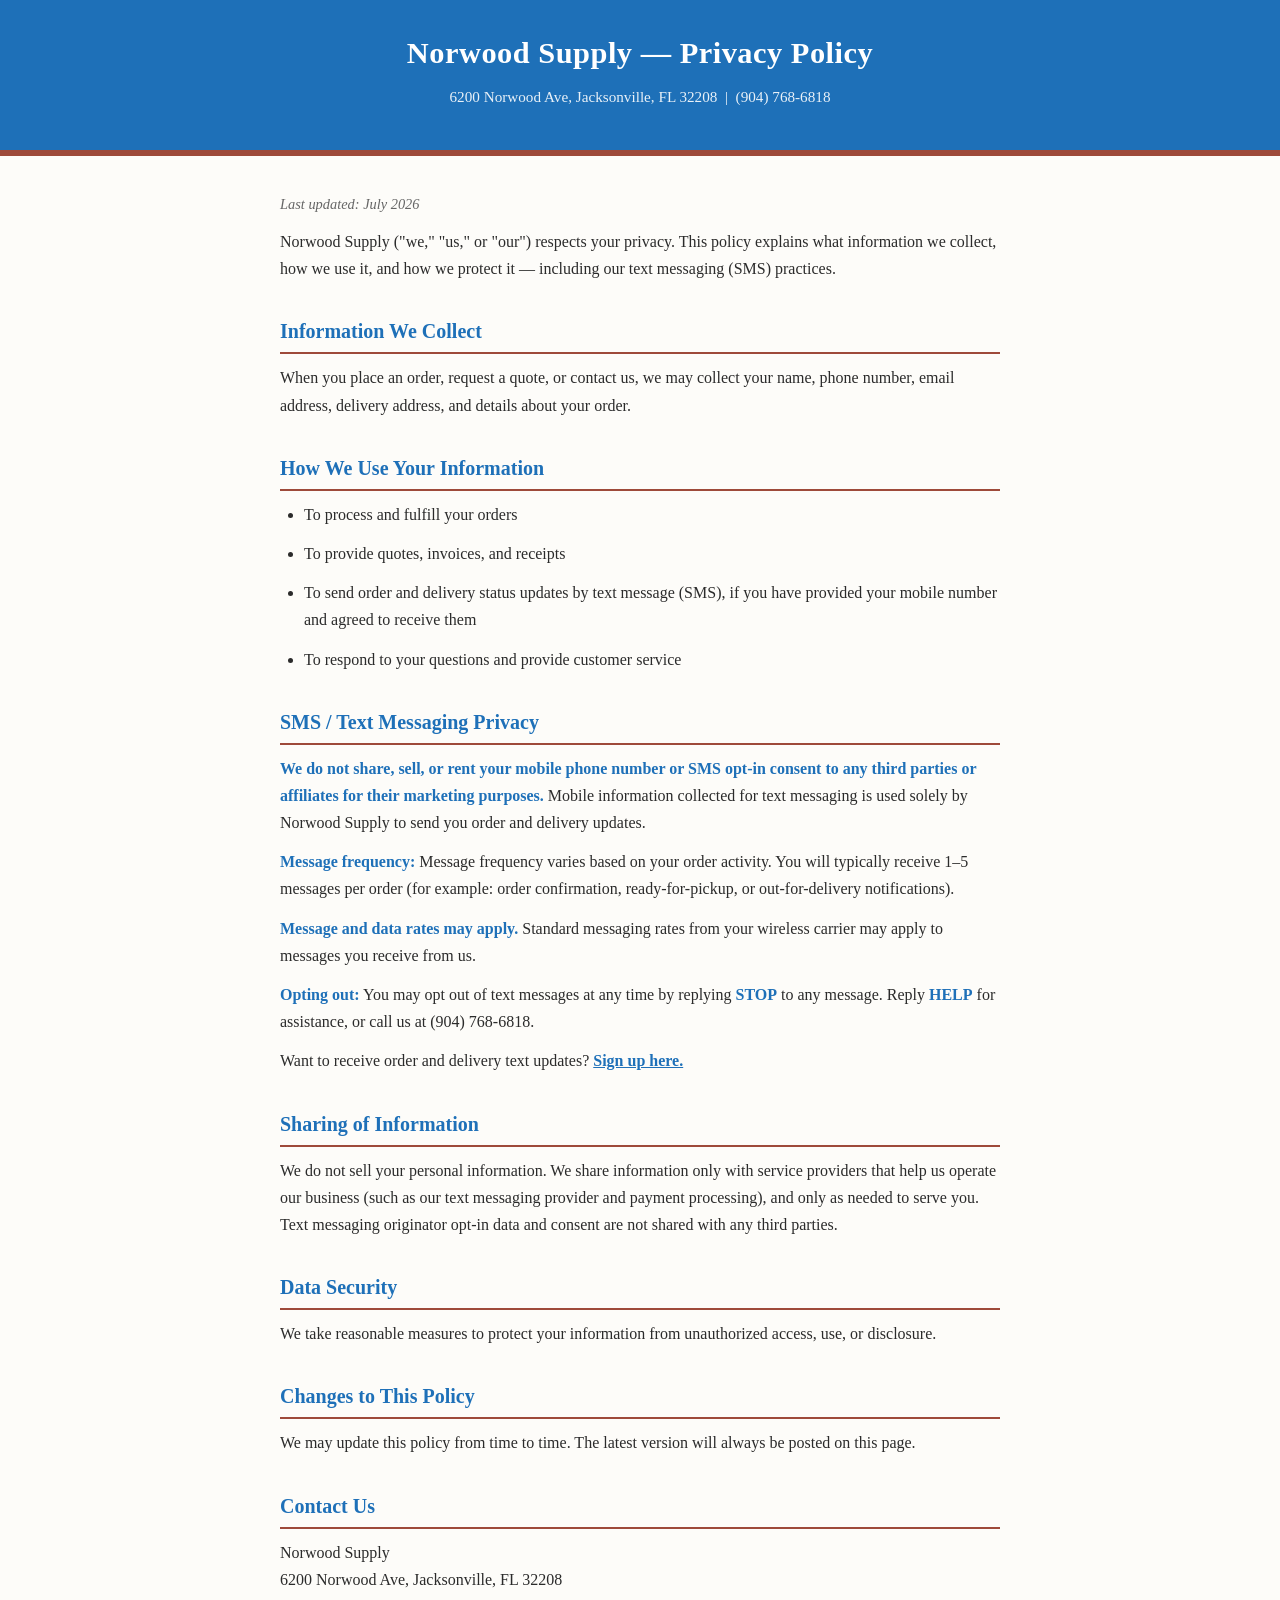
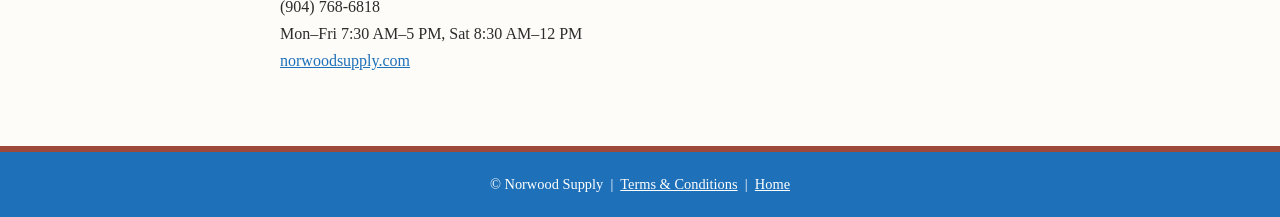
<file: privacy.html>
<!DOCTYPE html>
<html lang="en">
<head>
<meta charset="UTF-8">
<meta name="viewport" content="width=device-width, initial-scale=1.0">
<title>Privacy Policy | Norwood Supply</title>
<meta name="description" content="Privacy Policy for Norwood Supply, Jacksonville, FL — including our SMS text messaging privacy practices.">
<style>
  :root {
    --norwood-blue: #1E70B8;
    --brick: #9E4A3A;
    --ink: #2b2b2b;
    --paper: #fdfcf9;
  }
  * { margin: 0; padding: 0; box-sizing: border-box; }
  body {
    font-family: Georgia, 'Times New Roman', serif;
    color: var(--ink);
    background: var(--paper);
    line-height: 1.7;
  }
  header {
    background: var(--norwood-blue);
    color: #fff;
    padding: 28px 20px;
    text-align: center;
    border-bottom: 6px solid var(--brick);
  }
  header h1 { font-size: 1.9rem; letter-spacing: 0.5px; }
  header p { font-size: 0.95rem; opacity: 0.9; margin-top: 4px; }
  main {
    max-width: 760px;
    margin: 0 auto;
    padding: 36px 20px 60px;
  }
  h2 {
    color: var(--norwood-blue);
    font-size: 1.25rem;
    margin: 32px 0 10px;
    border-bottom: 2px solid var(--brick);
    padding-bottom: 4px;
  }
  p, li { margin-bottom: 12px; }
  ul { padding-left: 24px; }
  .updated { font-style: italic; color: #666; font-size: 0.9rem; }
  strong { color: var(--norwood-blue); }
  footer {
    background: var(--norwood-blue);
    color: #fff;
    text-align: center;
    padding: 20px;
    font-size: 0.9rem;
    border-top: 6px solid var(--brick);
  }
  footer a { color: #fff; }
  a { color: var(--norwood-blue); }
</style>
</head>
<body>
<header>
  <h1>Norwood Supply — Privacy Policy</h1>
  <p>6200 Norwood Ave, Jacksonville, FL 32208 &nbsp;|&nbsp; (904) 768-6818</p>
</header>
<main>
  <p class="updated">Last updated: July 2026</p>

  <p>Norwood Supply ("we," "us," or "our") respects your privacy. This policy explains what information we collect, how we use it, and how we protect it — including our text messaging (SMS) practices.</p>

  <h2>Information We Collect</h2>
  <p>When you place an order, request a quote, or contact us, we may collect your name, phone number, email address, delivery address, and details about your order.</p>

  <h2>How We Use Your Information</h2>
  <ul>
    <li>To process and fulfill your orders</li>
    <li>To provide quotes, invoices, and receipts</li>
    <li>To send order and delivery status updates by text message (SMS), if you have provided your mobile number and agreed to receive them</li>
    <li>To respond to your questions and provide customer service</li>
  </ul>

  <h2>SMS / Text Messaging Privacy</h2>
  <p><strong>We do not share, sell, or rent your mobile phone number or SMS opt-in consent to any third parties or affiliates for their marketing purposes.</strong> Mobile information collected for text messaging is used solely by Norwood Supply to send you order and delivery updates.</p>
  <p><strong>Message frequency:</strong> Message frequency varies based on your order activity. You will typically receive 1–5 messages per order (for example: order confirmation, ready-for-pickup, or out-for-delivery notifications).</p>
  <p><strong>Message and data rates may apply.</strong> Standard messaging rates from your wireless carrier may apply to messages you receive from us.</p>
  <p><strong>Opting out:</strong> You may opt out of text messages at any time by replying <strong>STOP</strong> to any message. Reply <strong>HELP</strong> for assistance, or call us at (904) 768-6818.</p>
  <p>Want to receive order and delivery text updates? <a href="text-signup.html"><strong>Sign up here.</strong></a></p>

  <h2>Sharing of Information</h2>
  <p>We do not sell your personal information. We share information only with service providers that help us operate our business (such as our text messaging provider and payment processing), and only as needed to serve you. Text messaging originator opt-in data and consent are not shared with any third parties.</p>

  <h2>Data Security</h2>
  <p>We take reasonable measures to protect your information from unauthorized access, use, or disclosure.</p>

  <h2>Changes to This Policy</h2>
  <p>We may update this policy from time to time. The latest version will always be posted on this page.</p>

  <h2>Contact Us</h2>
  <p>Norwood Supply<br>
  6200 Norwood Ave, Jacksonville, FL 32208<br>
  (904) 768-6818<br>
  Mon–Fri 7:30 AM–5 PM, Sat 8:30 AM–12 PM<br>
  <a href="https://norwoodsupply.com">norwoodsupply.com</a></p>
</main>
<footer>
  &copy; Norwood Supply &nbsp;|&nbsp; <a href="/terms.html">Terms &amp; Conditions</a> &nbsp;|&nbsp; <a href="/">Home</a>
</footer>
</body>
</html>
</file>
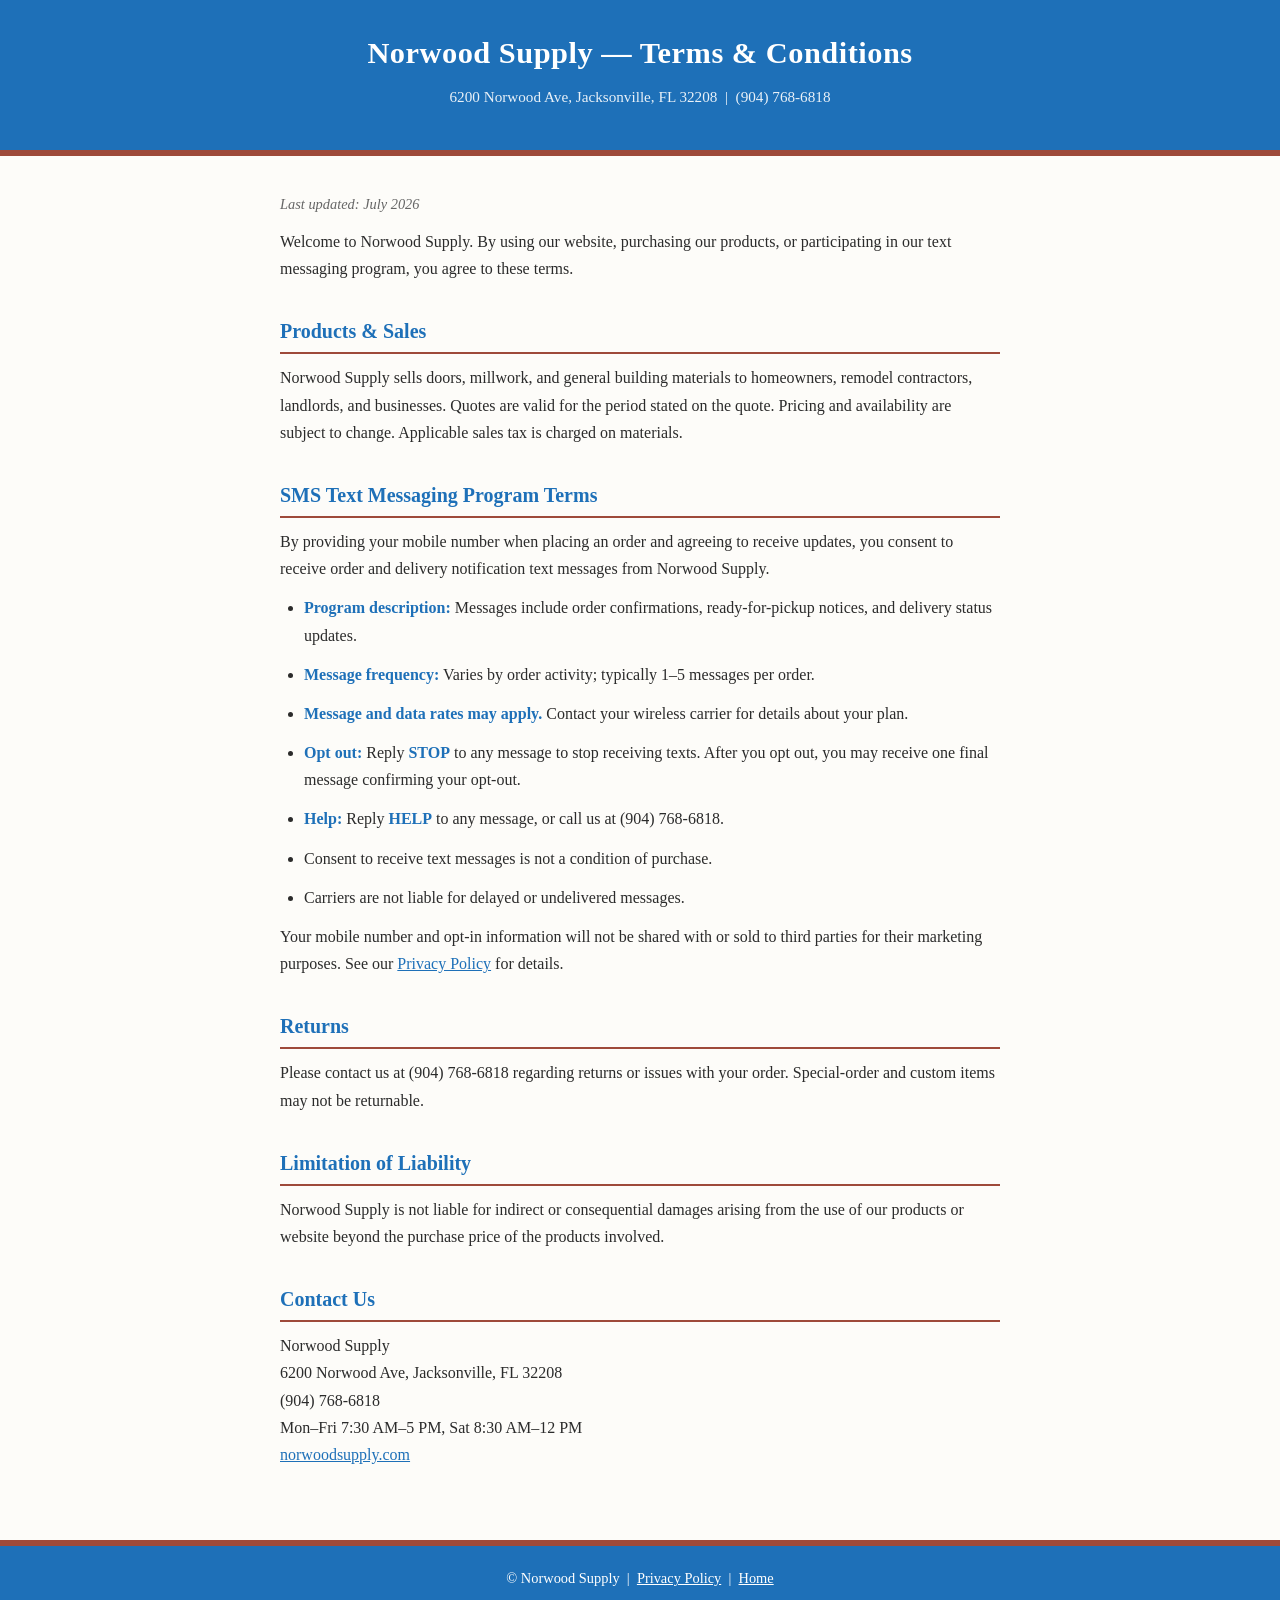
<file: terms.html>
<!DOCTYPE html>
<html lang="en">
<head>
<meta charset="UTF-8">
<meta name="viewport" content="width=device-width, initial-scale=1.0">
<title>Terms &amp; Conditions | Norwood Supply</title>
<meta name="description" content="Terms and Conditions for Norwood Supply, Jacksonville, FL — including SMS text messaging program terms.">
<style>
  :root {
    --norwood-blue: #1E70B8;
    --brick: #9E4A3A;
    --ink: #2b2b2b;
    --paper: #fdfcf9;
  }
  * { margin: 0; padding: 0; box-sizing: border-box; }
  body {
    font-family: Georgia, 'Times New Roman', serif;
    color: var(--ink);
    background: var(--paper);
    line-height: 1.7;
  }
  header {
    background: var(--norwood-blue);
    color: #fff;
    padding: 28px 20px;
    text-align: center;
    border-bottom: 6px solid var(--brick);
  }
  header h1 { font-size: 1.9rem; letter-spacing: 0.5px; }
  header p { font-size: 0.95rem; opacity: 0.9; margin-top: 4px; }
  main {
    max-width: 760px;
    margin: 0 auto;
    padding: 36px 20px 60px;
  }
  h2 {
    color: var(--norwood-blue);
    font-size: 1.25rem;
    margin: 32px 0 10px;
    border-bottom: 2px solid var(--brick);
    padding-bottom: 4px;
  }
  p, li { margin-bottom: 12px; }
  ul { padding-left: 24px; }
  .updated { font-style: italic; color: #666; font-size: 0.9rem; }
  strong { color: var(--norwood-blue); }
  footer {
    background: var(--norwood-blue);
    color: #fff;
    text-align: center;
    padding: 20px;
    font-size: 0.9rem;
    border-top: 6px solid var(--brick);
  }
  footer a { color: #fff; }
  a { color: var(--norwood-blue); }
</style>
</head>
<body>
<header>
  <h1>Norwood Supply — Terms &amp; Conditions</h1>
  <p>6200 Norwood Ave, Jacksonville, FL 32208 &nbsp;|&nbsp; (904) 768-6818</p>
</header>
<main>
  <p class="updated">Last updated: July 2026</p>

  <p>Welcome to Norwood Supply. By using our website, purchasing our products, or participating in our text messaging program, you agree to these terms.</p>

  <h2>Products &amp; Sales</h2>
  <p>Norwood Supply sells doors, millwork, and general building materials to homeowners, remodel contractors, landlords, and businesses. Quotes are valid for the period stated on the quote. Pricing and availability are subject to change. Applicable sales tax is charged on materials.</p>

  <h2>SMS Text Messaging Program Terms</h2>
  <p>By providing your mobile number when placing an order and agreeing to receive updates, you consent to receive order and delivery notification text messages from Norwood Supply.</p>
  <ul>
    <li><strong>Program description:</strong> Messages include order confirmations, ready-for-pickup notices, and delivery status updates.</li>
    <li><strong>Message frequency:</strong> Varies by order activity; typically 1–5 messages per order.</li>
    <li><strong>Message and data rates may apply.</strong> Contact your wireless carrier for details about your plan.</li>
    <li><strong>Opt out:</strong> Reply <strong>STOP</strong> to any message to stop receiving texts. After you opt out, you may receive one final message confirming your opt-out.</li>
    <li><strong>Help:</strong> Reply <strong>HELP</strong> to any message, or call us at (904) 768-6818.</li>
    <li>Consent to receive text messages is not a condition of purchase.</li>
    <li>Carriers are not liable for delayed or undelivered messages.</li>
  </ul>
  <p>Your mobile number and opt-in information will not be shared with or sold to third parties for their marketing purposes. See our <a href="/privacy.html">Privacy Policy</a> for details.</p>

  <h2>Returns</h2>
  <p>Please contact us at (904) 768-6818 regarding returns or issues with your order. Special-order and custom items may not be returnable.</p>

  <h2>Limitation of Liability</h2>
  <p>Norwood Supply is not liable for indirect or consequential damages arising from the use of our products or website beyond the purchase price of the products involved.</p>

  <h2>Contact Us</h2>
  <p>Norwood Supply<br>
  6200 Norwood Ave, Jacksonville, FL 32208<br>
  (904) 768-6818<br>
  Mon–Fri 7:30 AM–5 PM, Sat 8:30 AM–12 PM<br>
  <a href="https://norwoodsupply.com">norwoodsupply.com</a></p>
</main>
<footer>
  &copy; Norwood Supply &nbsp;|&nbsp; <a href="/privacy.html">Privacy Policy</a> &nbsp;|&nbsp; <a href="/">Home</a>
</footer>
</body>
</html>
</file>
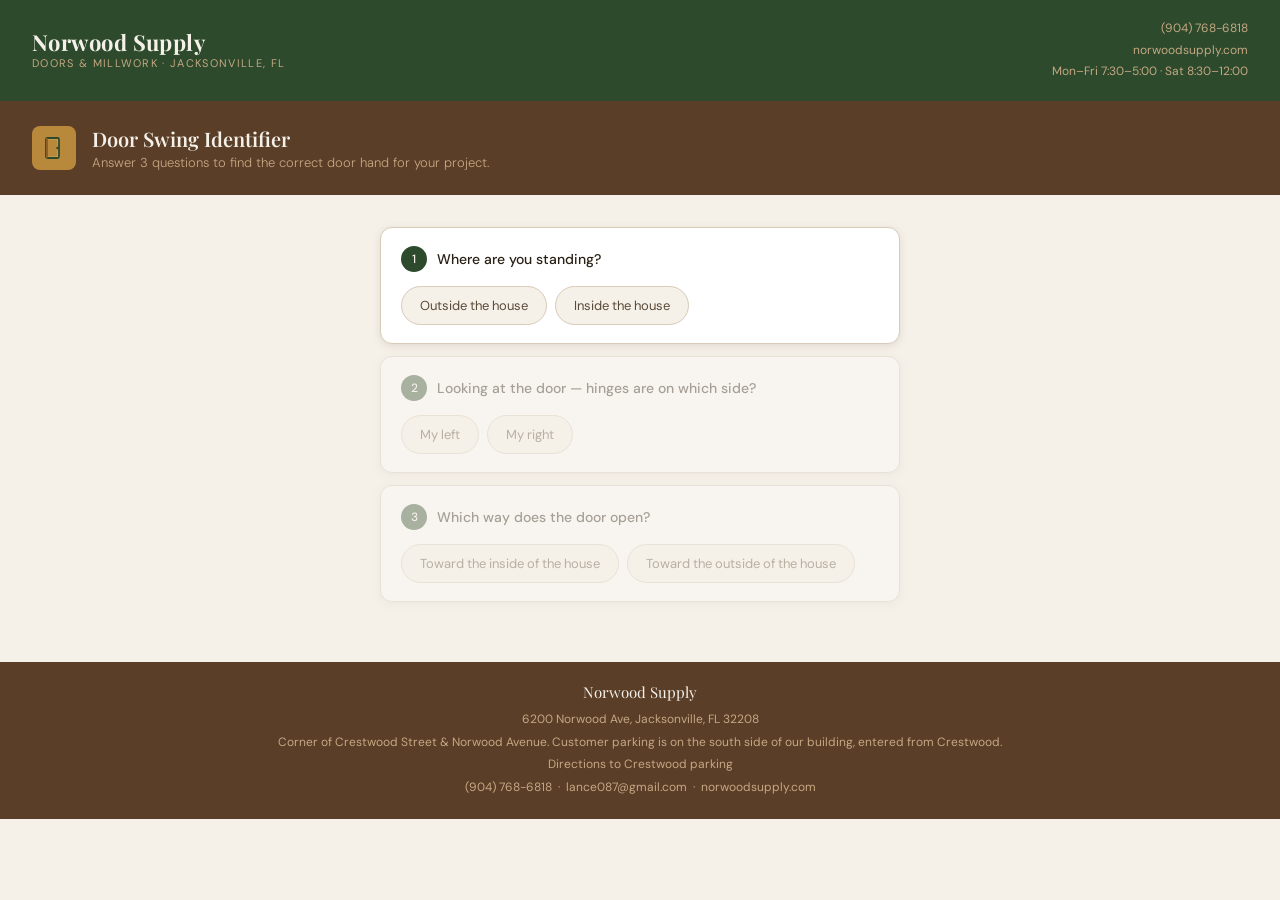
<file: tools/door-swing.html>
<!DOCTYPE html>
<html lang="en">
<head>
<meta charset="UTF-8">
<meta name="viewport" content="width=device-width, initial-scale=1.0">
<title>Door Swing Identifier — Norwood Supply</title>
<link href="https://fonts.googleapis.com/css2?family=Playfair+Display:wght@600;700&family=DM+Sans:wght@300;400;500&display=swap" rel="stylesheet">
<style>
  :root {
    --cream: #f5f0e8;
    --cream-dark: #ede6d8;
    --brown: #5a3e28;
    --brown-light: #7a5c3e;
    --brown-pale: #c4a882;
    --gold: #b8893a;
    --gold-light: #d4a855;
    --green: #2d4a2d;
    --green-mid: #3d6b3d;
    --text: #2a1f14;
    --text-mid: #5a4a38;
    --text-light: #8a7a68;
    --border: #d8cbb8;
    --white: #ffffff;
    --shadow: rgba(58,38,18,0.10);
  }

  *, *::before, *::after { box-sizing: border-box; margin: 0; padding: 0; }

  body {
    background: var(--cream);
    font-family: 'DM Sans', sans-serif;
    color: var(--text);
    min-height: 100vh;
  }

  /* ── HEADER ── */
  header {
    background: var(--green);
    padding: 18px 32px;
    display: flex;
    align-items: center;
    justify-content: space-between;
    flex-wrap: wrap;
    gap: 12px;
  }
  .logo-block { display: flex; flex-direction: column; }
  .logo-name {
    font-family: 'Playfair Display', serif;
    font-size: 22px;
    font-weight: 700;
    color: var(--cream);
    letter-spacing: .02em;
    line-height: 1;
  }
  .logo-tag {
    font-size: 11px;
    font-weight: 400;
    color: var(--brown-pale);
    letter-spacing: .12em;
    text-transform: uppercase;
    margin-top: 3px;
  }
  .header-contact {
    font-size: 12px;
    color: var(--brown-pale);
    text-align: right;
    line-height: 1.8;
  }
  .header-contact a { color: var(--brown-pale); text-decoration: none; }

  /* ── HERO STRIP ── */
  .hero {
    background: var(--brown);
    padding: 24px 32px;
    display: flex;
    align-items: center;
    gap: 16px;
  }
  .hero-icon {
    width: 44px; height: 44px;
    background: var(--gold);
    border-radius: 8px;
    display: flex; align-items: center; justify-content: center;
    flex-shrink: 0;
  }
  .hero-text h1 {
    font-family: 'Playfair Display', serif;
    font-size: 20px;
    color: var(--cream);
    font-weight: 600;
  }
  .hero-text p {
    font-size: 13px;
    color: var(--brown-pale);
    margin-top: 2px;
    font-weight: 300;
  }

  /* ── MAIN ── */
  main {
    max-width: 560px;
    margin: 0 auto;
    padding: 32px 20px 48px;
  }

  /* ── STEP CARDS ── */
  .step {
    background: var(--white);
    border: 1px solid var(--border);
    border-radius: 12px;
    padding: 18px 20px;
    margin-bottom: 12px;
    transition: opacity .2s, transform .2s;
    box-shadow: 0 2px 8px var(--shadow);
  }
  .step.locked {
    opacity: .38;
    pointer-events: none;
  }
  .step-header {
    display: flex;
    align-items: center;
    gap: 10px;
    margin-bottom: 14px;
  }
  .step-num {
    width: 26px; height: 26px;
    background: var(--green);
    border-radius: 50%;
    display: flex; align-items: center; justify-content: center;
    font-size: 12px;
    font-weight: 500;
    color: var(--cream);
    flex-shrink: 0;
  }
  .step-label {
    font-size: 14px;
    font-weight: 500;
    color: var(--text);
  }
  .btn-row { display: flex; gap: 8px; flex-wrap: wrap; }
  .btn {
    padding: 10px 18px;
    border-radius: 24px;
    border: 1.5px solid var(--border);
    background: var(--cream);
    font-family: 'DM Sans', sans-serif;
    font-size: 13px;
    font-weight: 400;
    color: var(--text-mid);
    cursor: pointer;
    transition: all .15s;
  }
  .btn:hover { border-color: var(--brown-pale); color: var(--brown); background: var(--cream-dark); }
  .btn.on { background: var(--green); border-color: var(--green); color: var(--cream); font-weight: 500; }

  /* ── RESULT CARD ── */
  #result {
    display: none;
    background: var(--white);
    border: 1px solid var(--border);
    border-radius: 12px;
    overflow: hidden;
    box-shadow: 0 4px 16px var(--shadow);
    margin-top: 4px;
    animation: fadeUp .3s ease;
  }
  @keyframes fadeUp { from { opacity:0; transform:translateY(8px); } to { opacity:1; transform:translateY(0); } }

  .result-header {
    background: var(--green);
    padding: 20px 24px;
  }
  .result-hand {
    font-family: 'Playfair Display', serif;
    font-size: 26px;
    font-weight: 700;
    color: var(--cream);
    margin-bottom: 4px;
  }
  .result-desc {
    font-size: 13px;
    color: var(--brown-pale);
    font-weight: 300;
  }

  .result-body { padding: 24px; }

  .door-center {
    display: flex;
    flex-direction: column;
    align-items: center;
    margin-bottom: 20px;
  }
  .door-view-label {
    font-size: 11px;
    font-weight: 500;
    letter-spacing: .08em;
    text-transform: uppercase;
    color: var(--text-light);
    margin-top: 10px;
  }
  .your-view-badge {
    display: inline-block;
    background: var(--green);
    color: var(--cream);
    font-size: 11px;
    font-weight: 500;
    padding: 4px 12px;
    border-radius: 12px;
    margin-top: 6px;
    letter-spacing: .04em;
  }

  /* ── RO SECTION ── */
  .ro-section {
    border-top: 1px solid var(--border);
    padding-top: 18px;
    margin-top: 4px;
  }
  .ro-title {
    font-size: 11px;
    font-weight: 500;
    letter-spacing: .08em;
    text-transform: uppercase;
    color: var(--text-light);
    margin-bottom: 12px;
  }
  .ro-grid {
    display: grid;
    grid-template-columns: 1fr 1fr;
    gap: 10px;
    margin-bottom: 12px;
  }
  .ro-grid label {
    font-size: 12px;
    color: var(--text-light);
    display: block;
    margin-bottom: 4px;
  }
  .ro-grid input, .ro-grid select {
    width: 100%;
    padding: 9px 12px;
    border: 1.5px solid var(--border);
    border-radius: 8px;
    font-family: 'DM Sans', sans-serif;
    font-size: 14px;
    color: var(--text);
    background: var(--cream);
    transition: border-color .15s;
  }
  .ro-grid input:focus, .ro-grid select:focus {
    outline: none;
    border-color: var(--brown-pale);
  }
  .ro-result {
    display: none;
    background: var(--green);
    border-radius: 8px;
    padding: 12px 16px;
    color: var(--cream);
    font-size: 14px;
    line-height: 1.7;
  }
  .ro-result b { font-weight: 600; font-size: 16px; }
  .ro-result small { font-size: 11px; opacity: .75; }

  /* ── NOTE ── */
  .note {
    background: var(--cream-dark);
    border-left: 3px solid var(--gold);
    border-radius: 0 8px 8px 0;
    padding: 10px 14px;
    font-size: 13px;
    color: var(--text-mid);
    margin-top: 14px;
    line-height: 1.6;
  }
  .note b { color: var(--brown); }

  /* ── RESET / ACTIONS ── */
  .actions {
    display: flex;
    gap: 10px;
    margin-top: 16px;
    flex-wrap: wrap;
  }
  .reset-btn {
    padding: 9px 20px;
    border-radius: 24px;
    border: 1.5px solid var(--border);
    background: transparent;
    font-family: 'DM Sans', sans-serif;
    font-size: 13px;
    color: var(--text-light);
    cursor: pointer;
    transition: all .15s;
  }
  .reset-btn:hover { border-color: var(--brown-pale); color: var(--brown); }

  .contact-btn {
    padding: 9px 20px;
    border-radius: 24px;
    border: 1.5px solid var(--green);
    background: transparent;
    font-family: 'DM Sans', sans-serif;
    font-size: 13px;
    color: var(--green);
    cursor: pointer;
    text-decoration: none;
    transition: all .15s;
    display: inline-flex;
    align-items: center;
    gap: 6px;
  }
  .contact-btn:hover { background: var(--green); color: var(--cream); }

  /* ── FOOTER ── */
  footer {
    background: var(--brown);
    padding: 20px 32px;
    text-align: center;
  }
  .footer-name {
    font-family: 'Playfair Display', serif;
    font-size: 15px;
    color: var(--cream);
    margin-bottom: 6px;
  }
  .footer-info {
    font-size: 12px;
    color: var(--brown-pale);
    line-height: 1.9;
  }
  .footer-info a { color: var(--brown-pale); text-decoration: none; }

  @media (max-width: 480px) {
    header { padding: 14px 16px; }
    .hero { padding: 18px 16px; }
    main { padding: 20px 14px 40px; }
    .result-body { padding: 18px 16px; }
  }
</style>
</head>
<body>

<header>
  <div class="logo-block">
    <div class="logo-name">Norwood Supply</div>
    <div class="logo-tag">Doors &amp; Millwork · Jacksonville, FL</div>
  </div>
  <div class="header-contact">
    <a href="tel:9047686818">(904) 768-6818</a><br>
    <a href="http://norwoodsupply.com">norwoodsupply.com</a><br>
    Mon–Fri 7:30–5:00 · Sat 8:30–12:00
  </div>
</header>

<div class="hero">
  <div class="hero-icon">
    <svg width="24" height="24" viewBox="0 0 24 24" fill="none" xmlns="http://www.w3.org/2000/svg">
      <rect x="4" y="2" width="13" height="20" rx="1.5" stroke="#2d4a2d" stroke-width="1.8" fill="#d4a855"/>
      <rect x="5.5" y="3.5" width="10" height="17" rx="1" fill="#b8893a"/>
      <circle cx="15.5" cy="12" r="1.2" fill="#2d4a2d"/>
      <rect x="4" y="2" width="2" height="20" rx="1" fill="#8a6030"/>
    </svg>
  </div>
  <div class="hero-text">
    <h1>Door Swing Identifier</h1>
    <p>Answer 3 questions to find the correct door hand for your project.</p>
  </div>
</div>

<main>
  <div class="step" id="q1">
    <div class="step-header">
      <div class="step-num">1</div>
      <div class="step-label">Where are you standing?</div>
    </div>
    <div class="btn-row">
      <div class="btn" onclick="go(1,'out',this)">Outside the house</div>
      <div class="btn" onclick="go(1,'in',this)">Inside the house</div>
    </div>
  </div>

  <div class="step locked" id="q2">
    <div class="step-header">
      <div class="step-num">2</div>
      <div class="step-label">Looking at the door — hinges are on which side?</div>
    </div>
    <div class="btn-row">
      <div class="btn" onclick="go(2,'left',this)">My left</div>
      <div class="btn" onclick="go(2,'right',this)">My right</div>
    </div>
  </div>

  <div class="step locked" id="q3">
    <div class="step-header">
      <div class="step-num">3</div>
      <div class="step-label">Which way does the door open?</div>
    </div>
    <div class="btn-row">
      <div class="btn" onclick="go(3,'in',this)">Toward the inside of the house</div>
      <div class="btn" onclick="go(3,'out',this)">Toward the outside of the house</div>
    </div>
  </div>

  <div id="result"></div>
</main>

<footer>
  <div class="footer-name">Norwood Supply</div>
  <div class="footer-info">
    6200 Norwood Ave, Jacksonville, FL 32208<br>
    Corner of Crestwood Street &amp; Norwood Avenue. Customer parking is on the south side of our building, entered from Crestwood.<br>
    <a href="https://www.google.com/maps/dir/?api=1&amp;destination=30.3758656%2C-81.6677071&amp;travelmode=driving" target="_blank" rel="noopener">Directions to Crestwood parking</a><br>
    <a href="tel:9047686818">(904) 768-6818</a> &nbsp;·&nbsp;
    <a href="mailto:lance087@gmail.com">lance087@gmail.com</a> &nbsp;·&nbsp;
    <a href="http://norwoodsupply.com">norwoodsupply.com</a>
  </div>
</footer>

<script>
const A = {};

// ── TRUTH TABLE — verified by Lance Hopper ──
// hl = hinge on LEFT in diagram from customer's POV
const T = {
  'out-right-in':  { hand:'Right hand inswing',  hl:false },
  'out-left-in':   { hand:'Left hand inswing',   hl:true  },
  'out-right-out': { hand:'Left hand outswing',  hl:false },
  'out-left-out':  { hand:'Right hand outswing', hl:true  },
  'in-right-in':   { hand:'Left hand inswing',   hl:false },
  'in-left-in':    { hand:'Right hand inswing',  hl:true  },
  'in-right-out':  { hand:'Right hand outswing', hl:false },
  'in-left-out':   { hand:'Left hand outswing',  hl:true  },
};

function go(q, v, el) {
  A[q] = v;
  el.parentNode.querySelectorAll('.btn').forEach(b => b.classList.remove('on'));
  el.classList.add('on');
  if (q===1) { enable('q2'); clr(2); clr(3); disable('q3'); document.getElementById('result').style.display='none'; }
  if (q===2) { enable('q3'); clr(3); document.getElementById('result').style.display='none'; }
  if (q===3) render();
}
function enable(id){ document.getElementById(id).classList.remove('locked'); }
function disable(id){ document.getElementById(id).classList.add('locked'); }
function clr(q){ A[q]=null; document.getElementById('q'+q).querySelectorAll('.btn').forEach(b=>b.classList.remove('on')); }

const notes = {
  'Right hand inswing':  'Very common hand. Pre-hung units widely available — standard stock at Norwood Supply.',
  'Left hand inswing':   'Most common residential hand. Standard stock item — typically available same day.',
  'Right hand outswing': 'Outswing door — verify threshold type, weatherstrip, and hinge style before ordering.',
  'Left hand outswing':  'Outswing door — same considerations as RHO, opposite hinge side.',
};

function render() {
  const key = `${A[1]}-${A[2]}-${A[3]}`;
  const m = T[key];
  if (!m) return;
  const inswing = m.hand.includes('inswing');
  const viewFromOutside = A[1]==='out';
  const vlbl = viewFromOutside ? 'View from outside the house' : 'View from inside the house';

  document.getElementById('result').innerHTML = `
    <div class="result-header">
      <div class="result-hand">${m.hand}</div>
      <div class="result-desc">${inswing ? 'Door opens inward — into the house' : 'Door opens outward — away from the house'}</div>
    </div>
    <div class="result-body">
      <div class="door-center">
        ${drawDoor(m.hl, inswing, viewFromOutside)}
        <div class="door-view-label">${vlbl}</div>
        <div class="your-view-badge">your view</div>
      </div>

      <div class="ro-section">
        <div class="ro-title">Rough opening calculator</div>
        <div class="ro-grid">
          <div><label>Door width (inches)</label><input type="number" id="rw" placeholder="e.g. 36" oninput="ro()"></div>
          <div><label>Width fraction</label><select id="rwf" onchange="ro()"><option value="0">0"</option><option value=".25">1/4"</option><option value=".5">1/2"</option><option value=".75">3/4"</option></select></div>
          <div><label>Door height (inches)</label><input type="number" id="rht" placeholder="e.g. 80" oninput="ro()"></div>
          <div><label>Height fraction</label><select id="rhf" onchange="ro()"><option value="0">0"</option><option value=".25">1/4"</option><option value=".5">1/2"</option><option value=".75">3/4"</option></select></div>
        </div>
        <div class="ro-result" id="ror"></div>
      </div>

      <div class="note"><b>Ordering note:</b> ${notes[m.hand]}</div>

      <div class="actions">
        <button class="reset-btn" onclick="resetAll()">↺ Start over</button>
        <a class="contact-btn" href="tel:9047686818">
          <svg width="14" height="14" viewBox="0 0 24 24" fill="none" stroke="currentColor" stroke-width="2" stroke-linecap="round" stroke-linejoin="round"><path d="M22 16.92v3a2 2 0 0 1-2.18 2 19.79 19.79 0 0 1-8.63-3.07A19.5 19.5 0 0 1 4.69 13a19.79 19.79 0 0 1-3.07-8.67A2 2 0 0 1 3.59 2h3a2 2 0 0 1 2 1.72c.127.96.361 1.903.7 2.81a2 2 0 0 1-.45 2.11L8.09 9.91a16 16 0 0 0 6 6l1.27-1.27a2 2 0 0 1 2.11-.45c.907.339 1.85.573 2.81.7A2 2 0 0 1 22 16.92z"/></svg>
          Call Norwood Supply
        </a>
      </div>
    </div>`;

  document.getElementById('result').style.display = 'block';
  document.getElementById('result').scrollIntoView({ behavior:'smooth', block:'nearest' });
}

function ro() {
  const w = (parseFloat(document.getElementById('rw').value)||0) + (parseFloat(document.getElementById('rwf').value)||0);
  const h = (parseFloat(document.getElementById('rht').value)||0) + (parseFloat(document.getElementById('rhf').value)||0);
  const el = document.getElementById('ror');
  if (!w||!h) { el.style.display='none'; return; }
  const f = v => {
    const wh=Math.floor(v), fr=v-wh;
    const fs=fr<.01?'':fr<.26?' 1/4"':fr<.38?' 3/8"':fr<.51?' 1/2"':fr<.76?' 3/4"':' 7/8"';
    return `${wh}${fs}"`;
  };
  el.style.display='block';
  el.innerHTML=`Rough opening: <b>${f(w+2)} wide &times; ${f(h+2)} tall</b><br><small>Standard +2" allowance each direction</small>`;
}

function resetAll() {
  [1,2,3].forEach(q=>clr(q));
  disable('q2'); disable('q3');
  document.getElementById('result').style.display='none';
  window.scrollTo({top:0,behavior:'smooth'});
}

function drawDoor(hl, inswing, viewFromOutside) {
  const W=220, H=320;

  const cSky='#d4e5f4', cGnd='#b5a898';
  const cFO='#4a3820', cFI='#7a6248';
  const cD='#e8e0ce', cMid='#ddd5c0';
  const cP='#d0c8b0', cPL='#ece5d0', cPD='#b8b098';
  const cHi='#909098', cKn='#c4aa50', cKD='#8a7030';
  const cSt='#887060';

  const fX=16,fY=16,fW=W-32,fH=H-48;
  const dX=fX+10,dY=fY+10,dW=fW-20,dH=fH-10;
  const kX=hl?dX+dW-15:dX+15, kY=dY+dH*.54;

  const mg=10, gt=6, pW=dW-mg*2, cw=Math.floor((pW-gt)/2);
  const c1=dX+mg, c2=dX+mg+cw+gt;
  const pH=dH-mg*2;
  const r0=Math.floor(pH*.26), r1=Math.floor(pH*.38), r2=pH-r0-r1-gt*2;
  const y0=dY+mg, y1=y0+r0+gt, y2=y1+r1+gt;

  const pan=(x,y,w,h)=>{const b=3.5;return(
    `<rect x="${x}" y="${y}" width="${w}" height="${h}" rx="2" fill="${cP}" stroke="${cPD}" stroke-width=".8"/>` +
    `<line x1="${x+b}" y1="${y+b}" x2="${x+w-b}" y2="${y+b}" stroke="${cPL}" stroke-width="1" opacity=".9"/>` +
    `<line x1="${x+b}" y1="${y+b}" x2="${x+b}" y2="${y+h-b}" stroke="${cPL}" stroke-width="1" opacity=".9"/>` +
    `<line x1="${x+b}" y1="${y+h-b}" x2="${x+w-b}" y2="${y+h-b}" stroke="${cPD}" stroke-width=".7" opacity=".8"/>` +
    `<line x1="${x+w-b}" y1="${y+b}" x2="${x+w-b}" y2="${y+h-b}" stroke="${cPD}" stroke-width=".7" opacity=".8"/>`)};

  const hing=cy=>{const hx=hl?dX-2:dX+dW-5;return(
    `<rect x="${hx}" y="${cy-5}" width="4" height="10" rx="1" fill="${cHi}" stroke="${cSt}" stroke-width=".5"/>` +
    `<rect x="${hx+3}" y="${cy-4}" width="4" height="8" rx="1" fill="${cHi}" stroke="${cSt}" stroke-width=".5"/>`)};

  const pivX=hl?dX:dX+dW;
  const freeX=hl?dX+dW:dX;
  const aR=dW, aEX=pivX, aEY=dY+aR;

  const goesIn = viewFromOutside ? inswing : !inswing;
  let sw;
  if ( hl &&  goesIn) sw=0;
  else if ( hl && !goesIn) sw=1;
  else if (!hl &&  goesIn) sw=1;
  else sw=0;

  return `<svg viewBox="0 0 ${W} ${H}" width="100%" style="max-width:240px;border-radius:8px" xmlns="http://www.w3.org/2000/svg">
<rect width="${W}" height="${H}" fill="${cSky}" rx="8"/>
<rect x="0" y="${H*.87}" width="${W}" height="${H*.13}" fill="${cGnd}"/>
<rect x="${fX-6}" y="${fY-6}" width="${fW+12}" height="${fH+16}" rx="5" fill="${cFO}"/>
<rect x="${fX}" y="${fY}" width="${fW}" height="${fH+8}" rx="3" fill="${cFI}"/>
<rect x="${dX}" y="${dY}" width="${dW}" height="${dH}" rx="2" fill="${cD}"/>
<rect x="${dX+2}" y="${dY}" width="${dW-4}" height="${dH*.4}" rx="2" fill="${cMid}" opacity=".3"/>
${pan(c1,y0,cw,r0)}${pan(c2,y0,cw,r0)}
${pan(c1,y1,cw,r1)}${pan(c2,y1,cw,r1)}
${pan(c1,y2,cw,r2)}${pan(c2,y2,cw,r2)}
${hing(dY+dH*.15)}${hing(dY+dH*.50)}${hing(dY+dH*.82)}
<circle cx="${kX}" cy="${kY}" r="7.5" fill="${cKn}" stroke="${cKD}" stroke-width="1.5"/>
<circle cx="${kX}" cy="${kY}" r="3.2" fill="${cKD}" opacity=".45"/>
<rect x="${hl?kX+6:kX-15}" y="${kY-2.2}" width="14" height="4.4" rx="2.2" fill="${cKD}" opacity=".35"/>
<path d="M ${freeX} ${dY} A ${aR} ${aR} 0 0 ${sw} ${aEX} ${aEY}" fill="none" stroke="#2d6a2d" stroke-width="2" stroke-dasharray="7 4" opacity=".9"/>
</svg>`;
}
</script>

<script>
// Desktop fallback for tel:/sms: links — shows the number in a toast since
// desktop browsers don't have phone apps to handle those links natively
(function() {
  var isMobile = /Mobi|Android|iPhone|iPad|iPod|BlackBerry|Windows Phone/i.test(navigator.userAgent);
  if (isMobile) return; // Mobile devices handle tel:/sms: natively

  document.addEventListener('click', function(e) {
    var link = e.target.closest('a[href^="tel:"], a[href^="sms:"]');
    if (!link) return;
    e.preventDefault();
    var isTel = link.href.indexOf('tel:') === 0;
    var raw = link.href.replace(/^(tel:|sms:)/, '').replace(/\D/g, '');
    var formatted = raw.replace(/(\d{3})(\d{3})(\d{4})/, '($1) $2-$3');
    showContactToast(isTel ? 'call' : 'text', formatted);
  });

  function showContactToast(type, number) {
    var existing = document.getElementById('contact-toast');
    if (existing) existing.remove();
    var toast = document.createElement('div');
    toast.id = 'contact-toast';
    var label = type === 'call' ? '📞 Call us at' : '💬 Text photos to';
    toast.innerHTML =
      '<div style="font-size:11px;letter-spacing:.14em;text-transform:uppercase;color:#E8A06B;font-weight:700;margin-bottom:6px;">' + label + '</div>' +
      '<div style="font-family:\'Lora\',Georgia,serif;font-size:28px;font-weight:600;font-style:italic;color:#fff;letter-spacing:.01em;">' + number + '</div>' +
      '<div style="font-size:11px;color:rgba(255,255,255,.55);margin-top:8px;letter-spacing:.04em;"></div>';
    toast.style.cssText =
      'position:fixed;bottom:32px;left:50%;transform:translateX(-50%) translateY(40px);' +
      'background:#2A2520;color:#fff;padding:22px 36px;border-radius:14px;' +
      'font-family:"Sora",system-ui,sans-serif;box-shadow:0 30px 60px rgba(0,0,0,.45);' +
      'z-index:9999;text-align:center;opacity:0;transition:all .35s cubic-bezier(.16,1,.3,1);' +
      'border:1px solid rgba(232,160,107,.3);max-width:90vw;';
    document.body.appendChild(toast);
    requestAnimationFrame(function() {
      toast.style.opacity = '1';
      toast.style.transform = 'translateX(-50%) translateY(0)';
    });
    setTimeout(function() {
      toast.style.opacity = '0';
      toast.style.transform = 'translateX(-50%) translateY(40px)';
      setTimeout(function() { toast.remove(); }, 350);
    }, 4500);
  }
})();
</script>
</body>
</html>
</file>
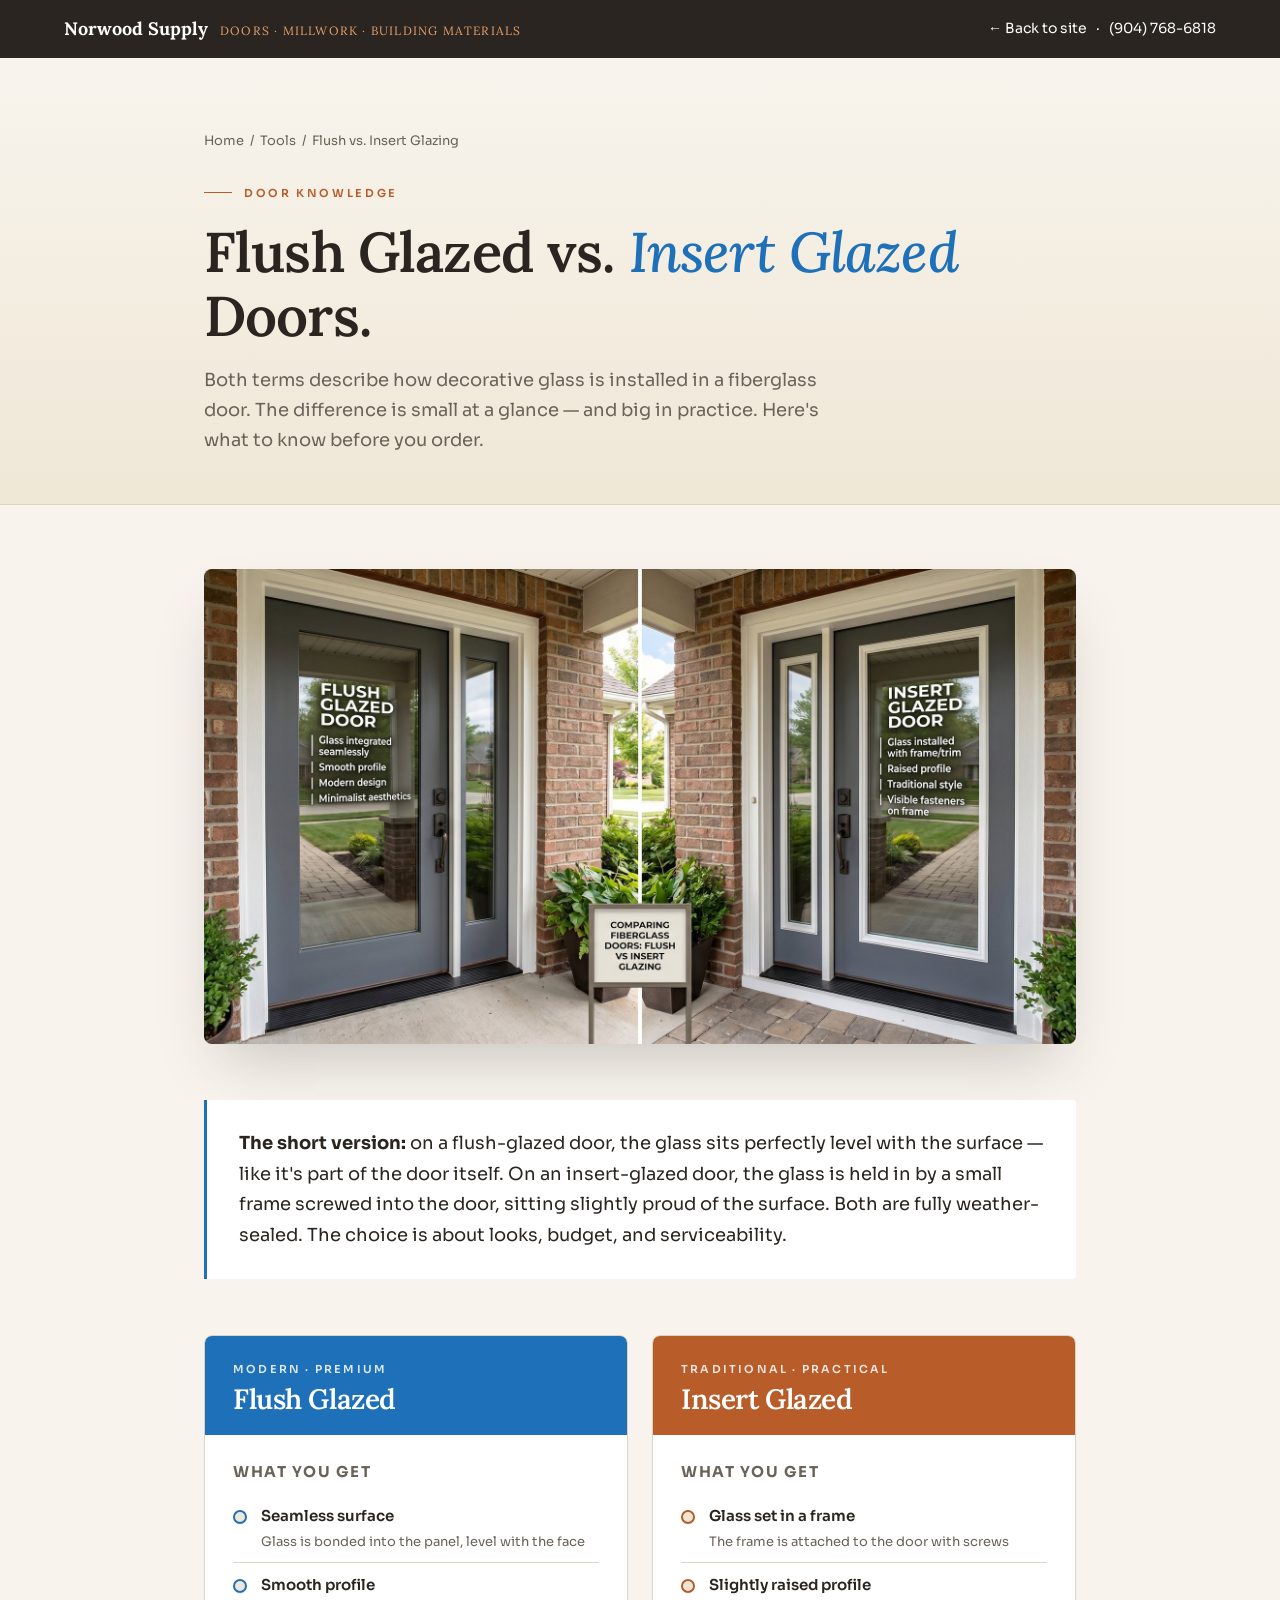
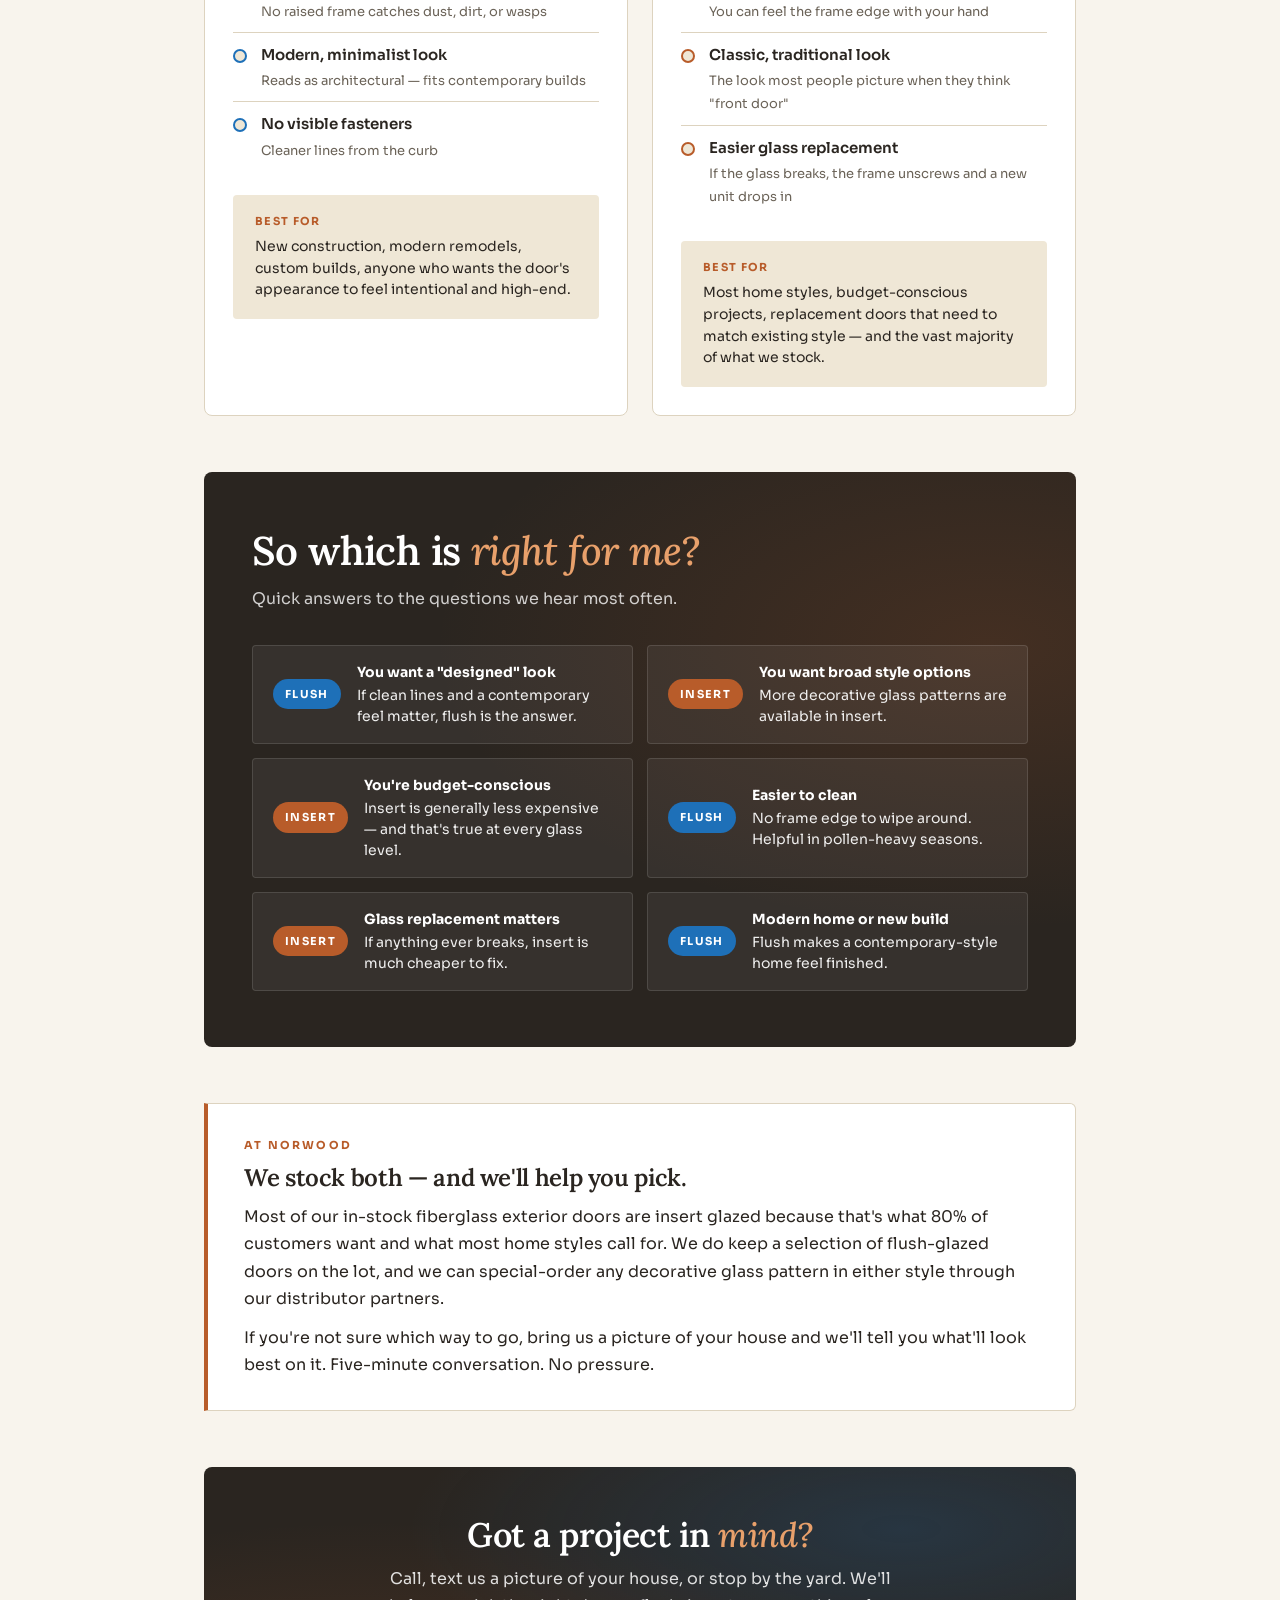
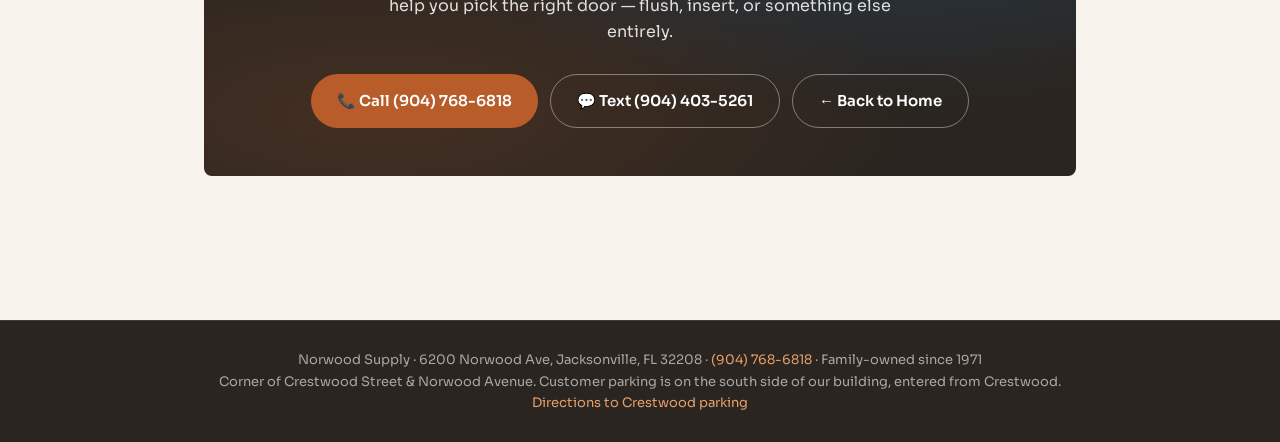
<file: tools/flush-vs-insert.html>
<!DOCTYPE html>
<html lang="en">
<head>
<meta charset="UTF-8">
<meta name="viewport" content="width=device-width, initial-scale=1.0">
<title>Flush Glazed vs. Insert Glazed Doors — Norwood Supply</title>
<meta name="description" content="Confused by 'flush glazed' vs 'insert glazed' fiberglass doors? Here's the plain-English difference, with photos and advice on which style is right for your home.">

<link rel="icon" href="data:image/svg+xml,<svg xmlns=%22http://www.w3.org/2000/svg%22 viewBox=%220 0 100 100%22><rect width=%22100%22 height=%22100%22 rx=%2218%22 fill=%22%231E70B8%22/><text x=%2250%22 y=%2270%22 font-family=%22Georgia,serif%22 font-size=%2260%22 font-weight=%22700%22 text-anchor=%22middle%22 fill=%22white%22>N</text></svg>">

<link rel="preconnect" href="https://fonts.googleapis.com">
<link rel="preconnect" href="https://fonts.gstatic.com" crossorigin>
<link href="https://fonts.googleapis.com/css2?family=Lora:ital,wght@0,400;0,500;0,600;0,700;1,400;1,500;1,600&family=Sora:wght@300;400;500;600;700&display=swap" rel="stylesheet">

<style>
  :root {
    --primary: #1E70B8;
    --primary-deep: #134570;
    --ink: #2A2520;
    --paper: #F8F4ED;
    --paper-warm: #EFE7D6;
    --line: #DDD3BF;
    --muted: #6B6358;
    --accent: #B85C2A;
    --accent-light: #E8A06B;
    --white: #FFFFFF;
  }
  *, *::before, *::after { box-sizing: border-box; margin: 0; padding: 0; }
  body {
    font-family: 'Sora', sans-serif;
    background: var(--paper);
    color: var(--ink);
    line-height: 1.65;
    -webkit-font-smoothing: antialiased;
  }
  h1, h2, h3 {
    font-family: 'Lora', Georgia, serif;
    color: var(--ink);
    letter-spacing: -0.015em;
    line-height: 1.15;
    font-weight: 600;
  }
  h1 em, h2 em, h3 em { font-style: italic; color: var(--primary); font-weight: 500; }
  a { color: var(--primary); text-decoration: none; }
  a:hover { color: var(--primary-deep); }
  img { max-width: 100%; display: block; }

  .container { max-width: 920px; margin: 0 auto; padding: 0 24px; }
  .container-wide { max-width: 1200px; margin: 0 auto; padding: 0 24px; }

  /* TOP NAV */
  .topnav {
    background: var(--ink);
    color: white;
    padding: 14px 0;
    font-size: 14px;
  }
  .topnav .container-wide { display: flex; justify-content: space-between; align-items: center; flex-wrap: wrap; gap: 12px; }
  .topnav .brand { font-family: 'Lora', serif; font-weight: 700; font-size: 18px; color: white; }
  .topnav .brand span { color: var(--accent-light); font-weight: 400; font-size: 12px; letter-spacing: 0.1em; text-transform: uppercase; margin-left: 12px; }
  .topnav a { color: white; }
  .topnav a:hover { color: var(--accent-light); }

  /* HERO */
  .page-hero {
    padding: 72px 0 48px;
    background: linear-gradient(180deg, var(--paper) 0%, var(--paper-warm) 100%);
    border-bottom: 1px solid var(--line);
  }
  .breadcrumb {
    font-size: 13px;
    color: var(--muted);
    margin-bottom: 24px;
  }
  .breadcrumb a { color: var(--muted); }
  .breadcrumb a:hover { color: var(--primary); }
  .eyebrow {
    display: inline-flex;
    align-items: center;
    gap: 12px;
    font-size: 11px;
    font-weight: 600;
    letter-spacing: 0.24em;
    color: var(--accent);
    text-transform: uppercase;
    margin-bottom: 18px;
  }
  .eyebrow::before { content: ''; width: 28px; height: 1px; background: var(--accent); }
  .page-hero h1 {
    font-size: clamp(36px, 5vw, 56px);
    margin-bottom: 18px;
  }
  .page-hero p.lead {
    font-size: 18px;
    color: var(--muted);
    max-width: 640px;
    line-height: 1.65;
  }

  /* MAIN CONTENT */
  main { padding: 64px 0 80px; }

  .feature-image {
    margin-bottom: 56px;
    border-radius: 8px;
    overflow: hidden;
    box-shadow: 0 30px 60px -20px rgba(42,37,32,0.25);
  }
  .feature-image img { width: 100%; height: auto; }

  .intro {
    font-size: 18px;
    color: var(--ink);
    margin-bottom: 56px;
    padding: 28px 32px;
    background: var(--white);
    border-left: 3px solid var(--primary);
    border-radius: 0 4px 4px 0;
    line-height: 1.7;
  }
  .intro strong { color: var(--ink); }

  /* COMPARISON CARDS */
  .compare {
    display: grid;
    grid-template-columns: 1fr 1fr;
    gap: 24px;
    margin-bottom: 56px;
  }
  .compare-card {
    background: var(--white);
    border: 1px solid var(--line);
    border-radius: 8px;
    overflow: hidden;
    display: flex;
    flex-direction: column;
  }
  .compare-card-header {
    padding: 24px 28px 20px;
    color: white;
    position: relative;
  }
  .compare-card.flush .compare-card-header { background: var(--primary); }
  .compare-card.insert .compare-card-header { background: var(--accent); }
  .compare-card .label {
    font-size: 11px;
    letter-spacing: 0.2em;
    text-transform: uppercase;
    opacity: 0.85;
    font-weight: 600;
    margin-bottom: 6px;
  }
  .compare-card h2 {
    color: white;
    font-size: 28px;
    font-weight: 600;
    line-height: 1.1;
  }
  .compare-card-body { padding: 28px; flex: 1; }
  .compare-card h3 {
    font-size: 15px;
    text-transform: uppercase;
    letter-spacing: 0.1em;
    color: var(--muted);
    margin-bottom: 14px;
    font-family: 'Sora', sans-serif;
    font-weight: 700;
  }
  .compare-card ul {
    list-style: none;
    margin-bottom: 24px;
  }
  .compare-card li {
    padding: 10px 0 10px 28px;
    position: relative;
    color: var(--ink);
    border-bottom: 1px solid var(--line);
    font-size: 15px;
    line-height: 1.55;
  }
  .compare-card li:last-child { border-bottom: none; }
  .compare-card li::before {
    content: '';
    position: absolute;
    left: 0;
    top: 16px;
    width: 14px;
    height: 14px;
    border-radius: 50%;
    background: var(--paper-warm);
    border: 2px solid;
  }
  .compare-card.flush li::before { border-color: var(--primary); }
  .compare-card.insert li::before { border-color: var(--accent); }
  .compare-card li strong { display: block; font-weight: 600; color: var(--ink); margin-bottom: 2px; }
  .compare-card li small { font-size: 13px; color: var(--muted); }

  .best-for {
    background: var(--paper-warm);
    padding: 18px 22px;
    border-radius: 4px;
    font-size: 14px;
    color: var(--ink);
    line-height: 1.55;
    margin-top: 16px;
  }
  .best-for strong {
    display: block;
    font-size: 11px;
    letter-spacing: 0.12em;
    text-transform: uppercase;
    color: var(--accent);
    margin-bottom: 6px;
    font-weight: 700;
  }

  /* DECISION GUIDE */
  .decision {
    background: var(--ink);
    color: white;
    padding: 56px 48px;
    border-radius: 8px;
    margin-bottom: 56px;
    position: relative;
    overflow: hidden;
  }
  .decision::before {
    content: '';
    position: absolute;
    inset: 0;
    background: radial-gradient(ellipse at 90% 30%, rgba(184,92,42,0.18), transparent 50%);
  }
  .decision > * { position: relative; }
  .decision h2 {
    color: white;
    font-size: clamp(28px, 3.5vw, 40px);
    margin-bottom: 12px;
  }
  .decision h2 em { color: var(--accent-light); font-style: italic; font-weight: 500; }
  .decision .sub {
    color: rgba(255,255,255,0.78);
    font-size: 16px;
    margin-bottom: 32px;
    max-width: 540px;
  }
  .decision-grid {
    display: grid;
    grid-template-columns: 1fr 1fr;
    gap: 14px;
  }
  .decision-row {
    padding: 16px 20px;
    background: rgba(255,255,255,0.06);
    border: 1px solid rgba(255,255,255,0.12);
    border-radius: 4px;
    display: flex;
    align-items: center;
    gap: 16px;
  }
  .decision-row .verdict {
    flex-shrink: 0;
    font-size: 11px;
    font-weight: 700;
    letter-spacing: 0.12em;
    text-transform: uppercase;
    padding: 6px 12px;
    border-radius: 30px;
    color: white;
  }
  .decision-row .verdict.flush { background: var(--primary); }
  .decision-row .verdict.insert { background: var(--accent); }
  .decision-row .reason {
    color: rgba(255,255,255,0.92);
    font-size: 14px;
    line-height: 1.5;
  }
  .decision-row .reason strong { color: white; display: block; margin-bottom: 2px; }

  /* NORWOOD NOTE */
  .norwood-note {
    background: var(--white);
    border: 1px solid var(--line);
    border-left: 4px solid var(--accent);
    padding: 32px 36px;
    border-radius: 0 6px 6px 0;
    margin-bottom: 56px;
  }
  .norwood-note .label {
    font-size: 11px;
    letter-spacing: 0.2em;
    text-transform: uppercase;
    color: var(--accent);
    font-weight: 700;
    margin-bottom: 10px;
  }
  .norwood-note h3 {
    font-size: 24px;
    margin-bottom: 12px;
  }
  .norwood-note p { color: var(--ink); line-height: 1.7; font-size: 16px; }
  .norwood-note p + p { margin-top: 12px; }

  /* CTA BAND */
  .cta-band {
    background: var(--ink);
    color: white;
    padding: 48px 40px;
    border-radius: 8px;
    text-align: center;
    position: relative;
    overflow: hidden;
  }
  .cta-band::before {
    content: '';
    position: absolute;
    inset: 0;
    background: radial-gradient(ellipse at 80% 20%, rgba(30,112,184,0.22), transparent 50%),
                radial-gradient(ellipse at 20% 80%, rgba(184,92,42,0.18), transparent 55%);
  }
  .cta-band > * { position: relative; }
  .cta-band h2 {
    color: white;
    font-size: clamp(26px, 3.5vw, 34px);
    margin-bottom: 12px;
  }
  .cta-band h2 em { color: var(--accent-light); font-style: italic; font-weight: 500; }
  .cta-band p { color: rgba(255,255,255,0.85); margin-bottom: 28px; max-width: 540px; margin: 0 auto 28px; }
  .cta-buttons { display: flex; gap: 12px; justify-content: center; flex-wrap: wrap; }
  .btn {
    display: inline-flex;
    align-items: center;
    gap: 10px;
    padding: 14px 26px;
    border-radius: 30px;
    font-weight: 600;
    font-size: 15px;
    transition: all 0.2s;
    font-family: inherit;
    text-decoration: none;
  }
  .btn-primary { background: var(--primary); color: white; }
  .btn-primary:hover { background: white; color: var(--ink); }
  .btn-amber { background: var(--accent); color: white; }
  .btn-amber:hover { background: var(--accent-light); color: var(--ink); }
  .btn-ghost { background: transparent; color: white; border: 1.5px solid rgba(255,255,255,0.4); }
  .btn-ghost:hover { background: white; color: var(--ink); border-color: white; }

  /* FOOTER */
  footer {
    background: var(--ink);
    color: rgba(255,255,255,0.6);
    padding: 28px 0;
    font-size: 13px;
    text-align: center;
    border-top: 1px solid rgba(255,255,255,0.1);
    margin-top: 64px;
  }
  footer a { color: var(--accent-light); }

  @media (max-width: 720px) {
    .compare { grid-template-columns: 1fr; }
    .decision { padding: 40px 28px; }
    .decision-grid { grid-template-columns: 1fr; }
    .page-hero { padding: 48px 0 32px; }
    main { padding: 40px 0 56px; }
    .intro { padding: 22px 24px; }
    .norwood-note { padding: 24px 24px; }
    .cta-band { padding: 36px 24px; }
  }
</style>
</head>
<body>

<div class="topnav">
  <div class="container-wide">
    <div class="brand">Norwood Supply<span>Doors · Millwork · Building Materials</span></div>
    <div><a href="../index.html">← Back to site</a> &nbsp; · &nbsp; <a href="tel:9047686818">(904) 768-6818</a></div>
  </div>
</div>

<section class="page-hero">
  <div class="container">
    <div class="breadcrumb"><a href="../index.html">Home</a> &nbsp;/&nbsp; <a href="../index.html#tools">Tools</a> &nbsp;/&nbsp; Flush vs. Insert Glazing</div>
    <div class="eyebrow">Door Knowledge</div>
    <h1>Flush Glazed vs. <em>Insert Glazed</em> Doors.</h1>
    <p class="lead">Both terms describe how decorative glass is installed in a fiberglass door. The difference is small at a glance — and big in practice. Here's what to know before you order.</p>
  </div>
</section>

<main>
  <div class="container">

    <!-- Feature image -->
    <div class="feature-image">
      <img src="../images/glazing-comparison.jpg" alt="Comparison of flush glazed and insert glazed fiberglass doors — Norwood Supply">
    </div>

    <!-- Intro -->
    <div class="intro">
      <strong>The short version:</strong> on a flush-glazed door, the glass sits perfectly level with the surface — like it's part of the door itself. On an insert-glazed door, the glass is held in by a small frame screwed into the door, sitting slightly proud of the surface. Both are fully weather-sealed. The choice is about looks, budget, and serviceability.
    </div>

    <!-- Side-by-side comparison cards -->
    <div class="compare">
      <div class="compare-card flush">
        <div class="compare-card-header">
          <div class="label">Modern · Premium</div>
          <h2>Flush Glazed</h2>
        </div>
        <div class="compare-card-body">
          <h3>What you get</h3>
          <ul>
            <li><strong>Seamless surface</strong><small>Glass is bonded into the panel, level with the face</small></li>
            <li><strong>Smooth profile</strong><small>No raised frame catches dust, dirt, or wasps</small></li>
            <li><strong>Modern, minimalist look</strong><small>Reads as architectural — fits contemporary builds</small></li>
            <li><strong>No visible fasteners</strong><small>Cleaner lines from the curb</small></li>
          </ul>
          <div class="best-for">
            <strong>Best for</strong>
            New construction, modern remodels, custom builds, anyone who wants the door's appearance to feel intentional and high-end.
          </div>
        </div>
      </div>

      <div class="compare-card insert">
        <div class="compare-card-header">
          <div class="label">Traditional · Practical</div>
          <h2>Insert Glazed</h2>
        </div>
        <div class="compare-card-body">
          <h3>What you get</h3>
          <ul>
            <li><strong>Glass set in a frame</strong><small>The frame is attached to the door with screws</small></li>
            <li><strong>Slightly raised profile</strong><small>You can feel the frame edge with your hand</small></li>
            <li><strong>Classic, traditional look</strong><small>The look most people picture when they think "front door"</small></li>
            <li><strong>Easier glass replacement</strong><small>If the glass breaks, the frame unscrews and a new unit drops in</small></li>
          </ul>
          <div class="best-for">
            <strong>Best for</strong>
            Most home styles, budget-conscious projects, replacement doors that need to match existing style — and the vast majority of what we stock.
          </div>
        </div>
      </div>
    </div>

    <!-- Decision guide -->
    <div class="decision">
      <h2>So which is <em>right for me?</em></h2>
      <p class="sub">Quick answers to the questions we hear most often.</p>
      <div class="decision-grid">
        <div class="decision-row">
          <div class="verdict flush">Flush</div>
          <div class="reason"><strong>You want a "designed" look</strong>If clean lines and a contemporary feel matter, flush is the answer.</div>
        </div>
        <div class="decision-row">
          <div class="verdict insert">Insert</div>
          <div class="reason"><strong>You want broad style options</strong>More decorative glass patterns are available in insert.</div>
        </div>
        <div class="decision-row">
          <div class="verdict insert">Insert</div>
          <div class="reason"><strong>You're budget-conscious</strong>Insert is generally less expensive — and that's true at every glass level.</div>
        </div>
        <div class="decision-row">
          <div class="verdict flush">Flush</div>
          <div class="reason"><strong>Easier to clean</strong>No frame edge to wipe around. Helpful in pollen-heavy seasons.</div>
        </div>
        <div class="decision-row">
          <div class="verdict insert">Insert</div>
          <div class="reason"><strong>Glass replacement matters</strong>If anything ever breaks, insert is much cheaper to fix.</div>
        </div>
        <div class="decision-row">
          <div class="verdict flush">Flush</div>
          <div class="reason"><strong>Modern home or new build</strong>Flush makes a contemporary-style home feel finished.</div>
        </div>
      </div>
    </div>

    <!-- Norwood note -->
    <div class="norwood-note">
      <div class="label">At Norwood</div>
      <h3>We stock both — and we'll help you pick.</h3>
      <p>Most of our in-stock fiberglass exterior doors are insert glazed because that's what 80% of customers want and what most home styles call for. We do keep a selection of flush-glazed doors on the lot, and we can special-order any decorative glass pattern in either style through our distributor partners.</p>
      <p>If you're not sure which way to go, bring us a picture of your house and we'll tell you what'll look best on it. Five-minute conversation. No pressure.</p>
    </div>

    <!-- CTA -->
    <div class="cta-band">
      <h2>Got a project in <em>mind?</em></h2>
      <p>Call, text us a picture of your house, or stop by the yard. We'll help you pick the right door — flush, insert, or something else entirely.</p>
      <div class="cta-buttons">
        <a href="tel:9047686818" class="btn btn-amber">📞 Call (904) 768-6818</a>
        <a href="sms:9044035261" class="btn btn-ghost">💬 Text (904) 403-5261</a>
        <a href="../index.html" class="btn btn-ghost">← Back to Home</a>
      </div>
    </div>

  </div>
</main>

<footer>
  <div class="container">
    Norwood Supply · 6200 Norwood Ave, Jacksonville, FL 32208 · <a href="tel:9047686818">(904) 768-6818</a> · Family-owned since 1971<br>
    Corner of Crestwood Street &amp; Norwood Avenue. Customer parking is on the south side of our building, entered from Crestwood.<br>
    <a href="https://www.google.com/maps/dir/?api=1&amp;destination=30.3758656%2C-81.6677071&amp;travelmode=driving" target="_blank" rel="noopener">Directions to Crestwood parking</a>
  </div>
</footer>

<script>
// Desktop fallback for tel:/sms: links — shows the number in a toast since
// desktop browsers don't have phone apps to handle those links natively
(function() {
  var isMobile = /Mobi|Android|iPhone|iPad|iPod|BlackBerry|Windows Phone/i.test(navigator.userAgent);
  if (isMobile) return; // Mobile devices handle tel:/sms: natively

  document.addEventListener('click', function(e) {
    var link = e.target.closest('a[href^="tel:"], a[href^="sms:"]');
    if (!link) return;
    e.preventDefault();
    var isTel = link.href.indexOf('tel:') === 0;
    var raw = link.href.replace(/^(tel:|sms:)/, '').replace(/\D/g, '');
    var formatted = raw.replace(/(\d{3})(\d{3})(\d{4})/, '($1) $2-$3');
    showContactToast(isTel ? 'call' : 'text', formatted);
  });

  function showContactToast(type, number) {
    var existing = document.getElementById('contact-toast');
    if (existing) existing.remove();
    var toast = document.createElement('div');
    toast.id = 'contact-toast';
    var label = type === 'call' ? '📞 Call us at' : '💬 Text photos to';
    toast.innerHTML =
      '<div style="font-size:11px;letter-spacing:.14em;text-transform:uppercase;color:#E8A06B;font-weight:700;margin-bottom:6px;">' + label + '</div>' +
      '<div style="font-family:\'Lora\',Georgia,serif;font-size:28px;font-weight:600;font-style:italic;color:#fff;letter-spacing:.01em;">' + number + '</div>' +
      '<div style="font-size:11px;color:rgba(255,255,255,.55);margin-top:8px;letter-spacing:.04em;"></div>';
    toast.style.cssText =
      'position:fixed;bottom:32px;left:50%;transform:translateX(-50%) translateY(40px);' +
      'background:#2A2520;color:#fff;padding:22px 36px;border-radius:14px;' +
      'font-family:"Sora",system-ui,sans-serif;box-shadow:0 30px 60px rgba(0,0,0,.45);' +
      'z-index:9999;text-align:center;opacity:0;transition:all .35s cubic-bezier(.16,1,.3,1);' +
      'border:1px solid rgba(232,160,107,.3);max-width:90vw;';
    document.body.appendChild(toast);
    requestAnimationFrame(function() {
      toast.style.opacity = '1';
      toast.style.transform = 'translateX(-50%) translateY(0)';
    });
    setTimeout(function() {
      toast.style.opacity = '0';
      toast.style.transform = 'translateX(-50%) translateY(40px)';
      setTimeout(function() { toast.remove(); }, 350);
    }, 4500);
  }
})();
</script>
</body>
</html>
</file>
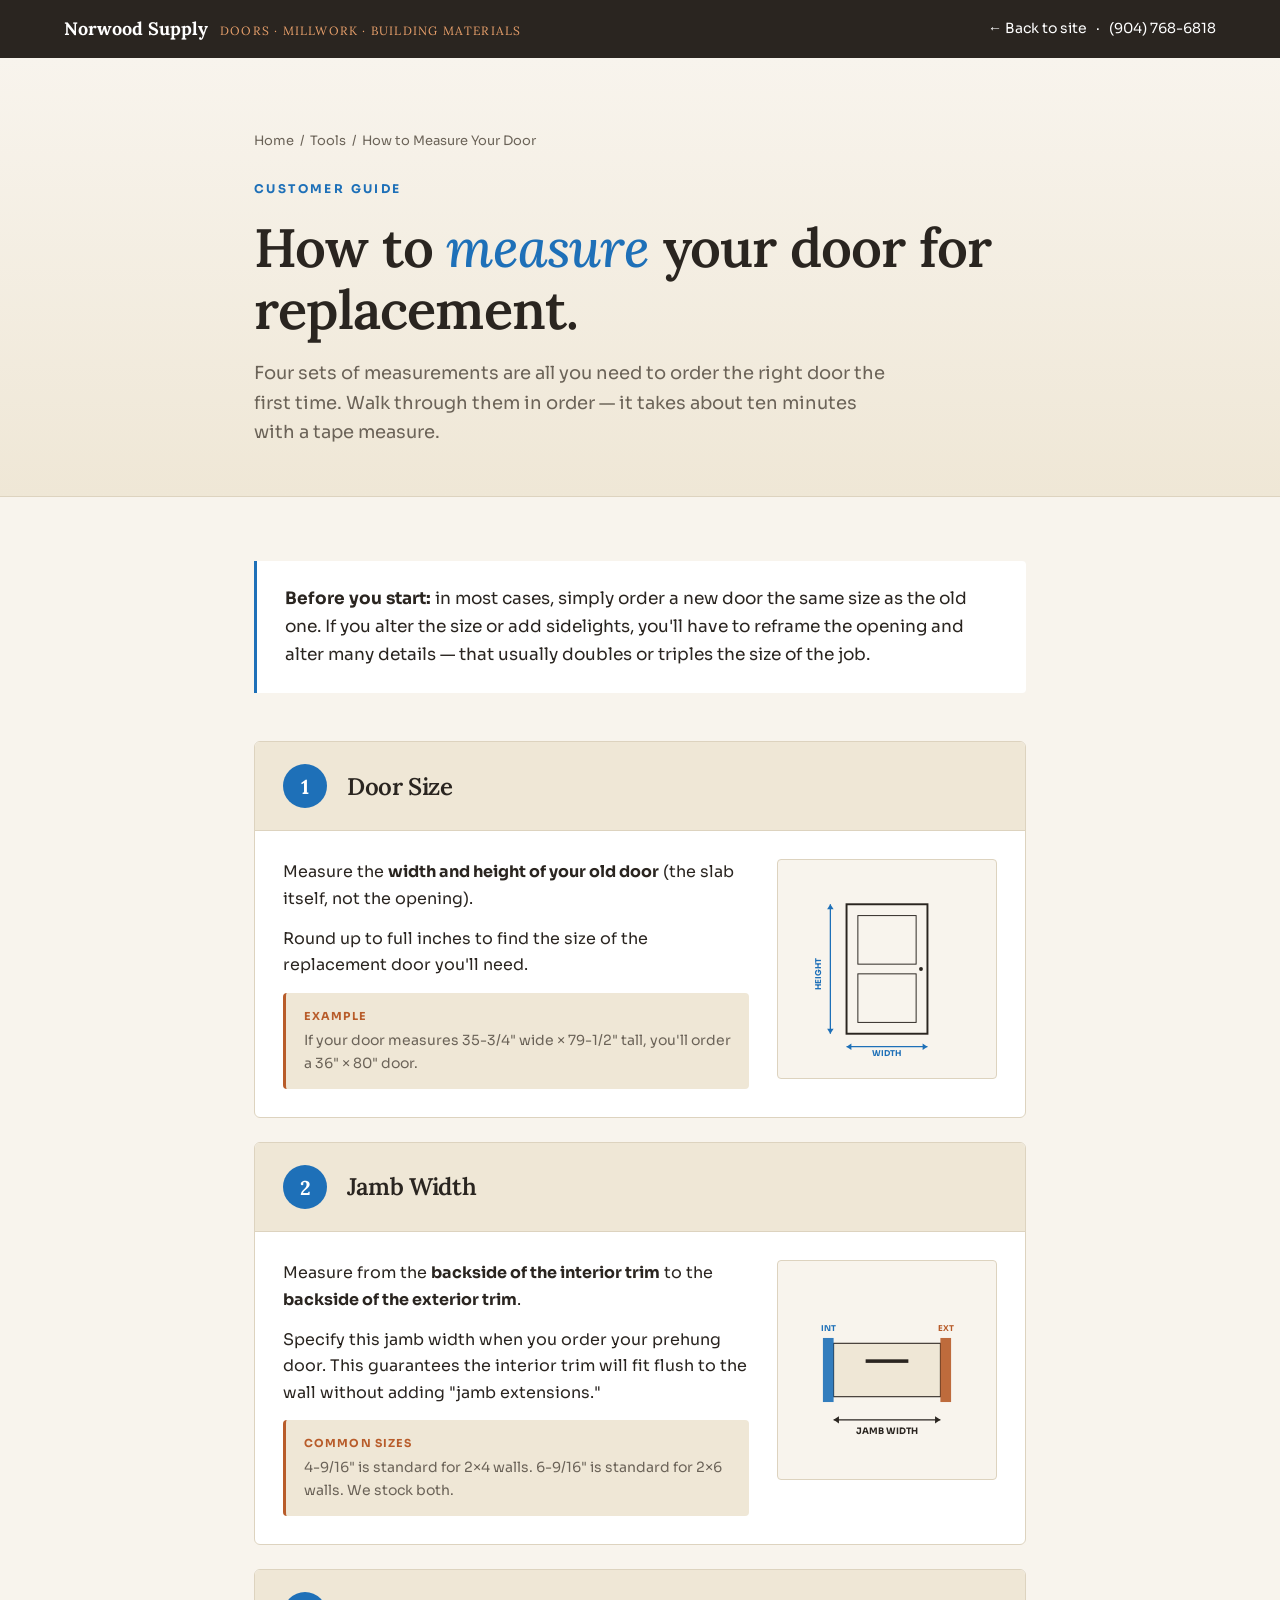
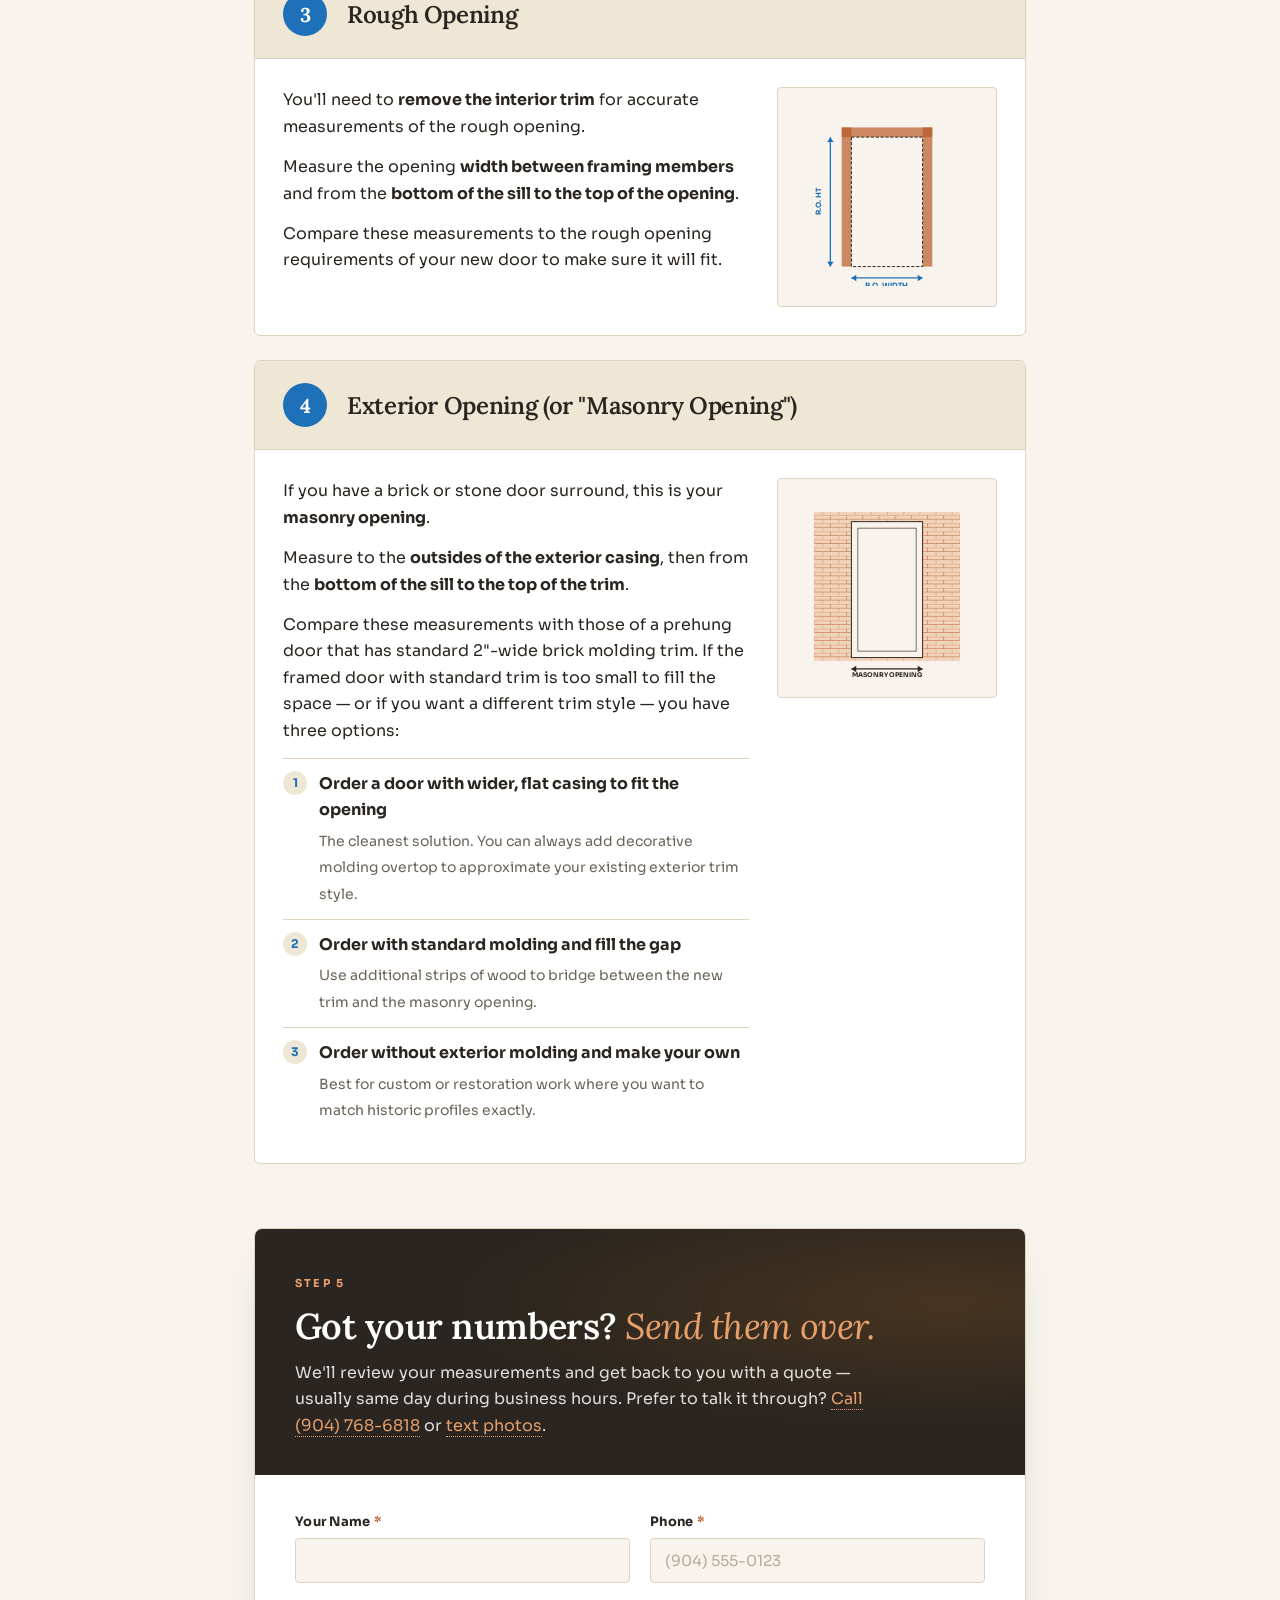
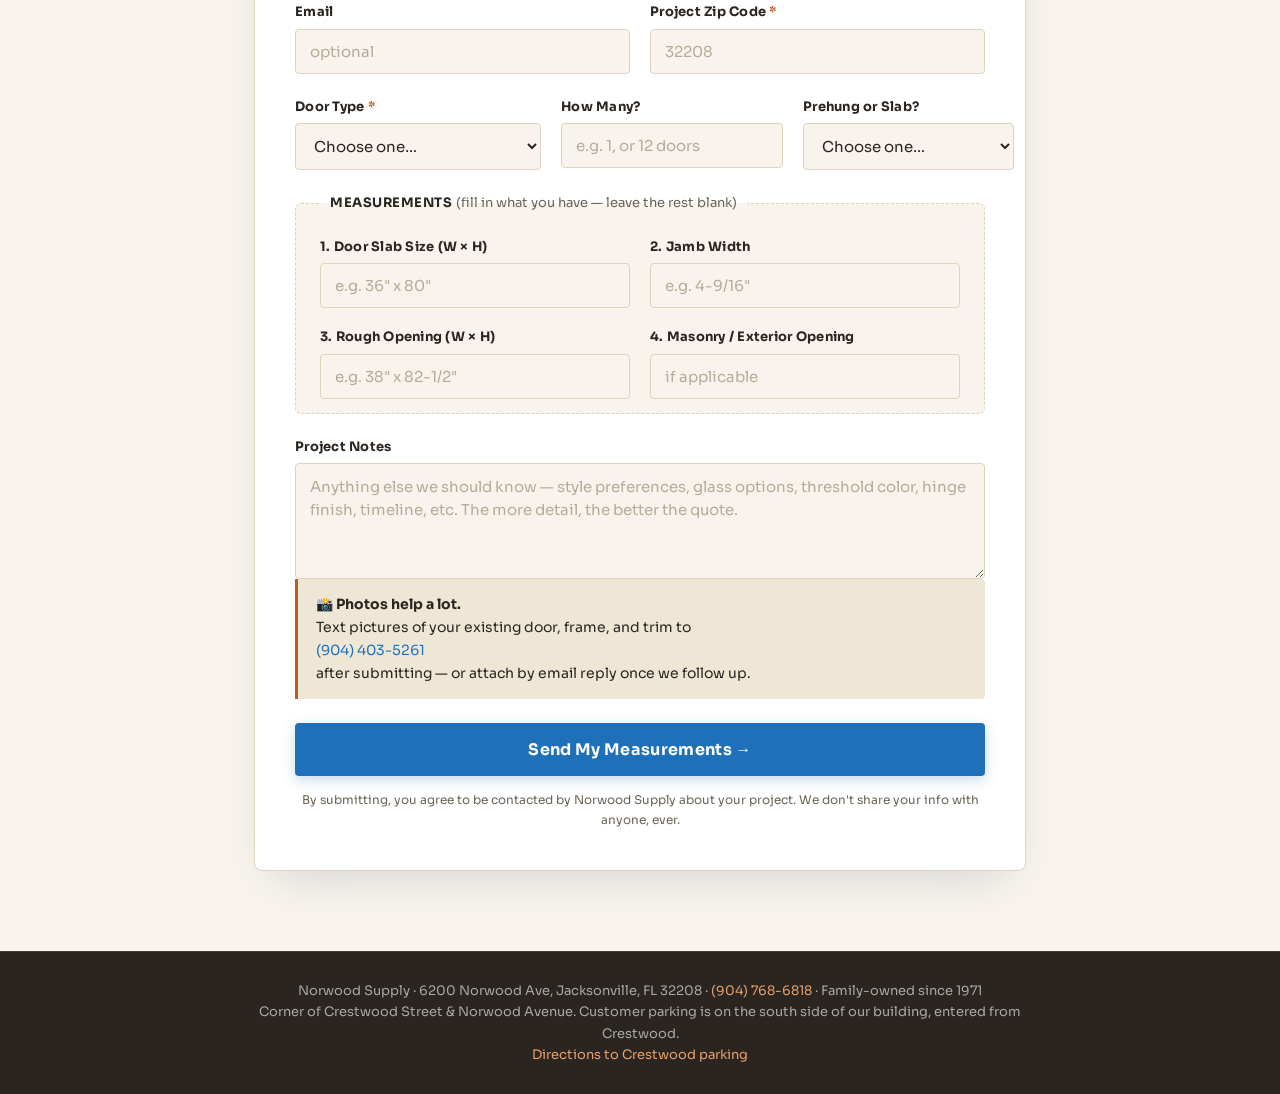
<file: tools/measure-your-door.html>
<!DOCTYPE html>
<html lang="en">
<head>
<meta charset="UTF-8">
<meta name="viewport" content="width=device-width, initial-scale=1.0">
<title>How to Measure Your Door — Norwood Supply</title>
<meta name="description" content="Step-by-step guide to measuring your door for replacement. Door size, jamb width, rough opening, and exterior opening — explained simply by Norwood Supply.">

<link rel="preconnect" href="https://fonts.googleapis.com">
<link rel="preconnect" href="https://fonts.gstatic.com" crossorigin>
<link href="https://fonts.googleapis.com/css2?family=Lora:ital,wght@0,400;0,500;0,600;0,700;1,400;1,500;1,600&family=Sora:wght@300;400;500;600;700&display=swap" rel="stylesheet">

<style>
  :root {
    --blue: #1E70B8;
    --blue-deep: #134570;
    --navy: #2A2520;
    --ink: #2A2520;
    --paper: #F8F4ED;
    --paper-warm: #EFE7D6;
    --line: #DDD3BF;
    --amber: #B85C2A;
    --amber-soft: #E8A06B;
    --white: #FFFFFF;
    --muted: #6B6358;
  }
  *, *::before, *::after { box-sizing: border-box; margin: 0; padding: 0; }
  body {
    font-family: 'Sora', sans-serif;
    background: var(--paper);
    color: var(--ink);
    line-height: 1.65;
    -webkit-font-smoothing: antialiased;
  }
  h1, h2, h3 {
    font-family: 'Lora', Georgia, serif;
    color: var(--ink);
    letter-spacing: -0.015em;
    line-height: 1.15;
    font-weight: 600;
  }
  a { color: var(--blue); text-decoration: none; }
  a:hover { color: var(--blue-deep); }

  .container { max-width: 820px; margin: 0 auto; padding: 0 24px; }

  /* TOP NAV */
  .topnav {
    background: var(--navy);
    color: white;
    padding: 14px 0;
    font-size: 14px;
  }
  .topnav .container { display: flex; justify-content: space-between; align-items: center; flex-wrap: wrap; gap: 12px; max-width: 1200px; }
  .topnav .brand { font-family: 'Lora', serif; font-weight: 700; font-size: 18px; color: white; }
  .topnav .brand span { color: var(--amber-soft); font-weight: 400; font-size: 12px; letter-spacing: 0.1em; text-transform: uppercase; margin-left: 12px; }
  .topnav a { color: white; }
  .topnav a:hover { color: var(--amber-soft); }

  /* HERO */
  .page-hero {
    padding: 72px 0 48px;
    background: linear-gradient(180deg, var(--paper) 0%, var(--paper-warm) 100%);
    border-bottom: 1px solid var(--line);
  }
  .breadcrumb {
    font-size: 13px;
    color: var(--muted);
    margin-bottom: 24px;
  }
  .breadcrumb a { color: var(--muted); }
  .breadcrumb a:hover { color: var(--blue); }
  .page-hero .eyebrow {
    display: inline-block;
    font-size: 12px;
    font-weight: 700;
    letter-spacing: 0.2em;
    color: var(--blue);
    text-transform: uppercase;
    margin-bottom: 18px;
  }
  .page-hero h1 {
    font-size: clamp(36px, 5vw, 54px);
    margin-bottom: 18px;
  }
  .page-hero h1 em { font-style: italic; color: var(--blue); font-weight: 500; }
  .page-hero p.lead {
    font-size: 18px;
    color: var(--muted);
    max-width: 640px;
  }

  /* CONTENT */
  main { padding: 64px 0 80px; }
  .intro {
    font-size: 17px;
    color: var(--ink);
    margin-bottom: 48px;
    padding: 24px 28px;
    background: var(--white);
    border-left: 3px solid var(--blue);
    border-radius: 0 4px 4px 0;
  }
  .intro strong { color: var(--navy); }

  .measurement {
    background: var(--white);
    border: 1px solid var(--line);
    border-radius: 6px;
    margin-bottom: 24px;
    overflow: hidden;
  }
  .measurement-header {
    background: var(--paper-warm);
    padding: 22px 28px;
    display: flex;
    align-items: center;
    gap: 20px;
    border-bottom: 1px solid var(--line);
  }
  .measurement-num {
    width: 44px;
    height: 44px;
    background: var(--blue);
    color: white;
    border-radius: 50%;
    display: flex;
    align-items: center;
    justify-content: center;
    font-family: 'Lora', serif;
    font-size: 20px;
    font-weight: 700;
    flex-shrink: 0;
  }
  .measurement-header h2 {
    font-size: 24px;
  }
  .measurement-body {
    display: grid;
    grid-template-columns: 1fr 220px;
    gap: 28px;
    padding: 28px;
    align-items: start;
  }
  .measurement-body p {
    margin-bottom: 14px;
    color: var(--ink);
  }
  .measurement-body p:last-child { margin-bottom: 0; }
  .measurement-body strong { color: var(--navy); }
  .measurement-body .example {
    background: var(--paper-warm);
    padding: 14px 18px;
    border-radius: 4px;
    font-size: 14px;
    color: var(--muted);
    border-left: 3px solid var(--amber);
    margin-top: 12px;
  }
  .measurement-body .example strong { color: var(--amber); display: block; font-size: 11px; letter-spacing: 0.1em; text-transform: uppercase; margin-bottom: 4px; }
  .diagram {
    background: var(--paper);
    border: 1px solid var(--line);
    border-radius: 4px;
    padding: 20px;
    aspect-ratio: 1;
    display: flex;
    align-items: center;
    justify-content: center;
  }
  .diagram svg { width: 100%; height: 100%; }

  .options {
    margin-top: 14px;
    counter-reset: opt;
  }
  .options li {
    list-style: none;
    padding: 12px 0 12px 36px;
    border-top: 1px solid var(--line);
    position: relative;
  }
  .options li::before {
    counter-increment: opt;
    content: counter(opt);
    position: absolute;
    left: 0;
    top: 12px;
    width: 24px;
    height: 24px;
    background: var(--paper-warm);
    color: var(--blue);
    border-radius: 50%;
    display: flex;
    align-items: center;
    justify-content: center;
    font-size: 12px;
    font-weight: 700;
  }
  .options li strong { color: var(--navy); display: block; margin-bottom: 4px; }
  .options li small { color: var(--muted); font-size: 14px; }

  /* CTA BAND */
  .cta-band {
    margin-top: 56px;
    background: var(--navy);
    color: white;
    padding: 48px 40px;
    border-radius: 8px;
    text-align: center;
    position: relative;
    overflow: hidden;
  }
  .cta-band::before {
    content: '';
    position: absolute;
    inset: 0;
    background: radial-gradient(ellipse at 80% 20%, rgba(200,118,26,0.18), transparent 50%);
  }
  .cta-band > * { position: relative; }
  .cta-band h2 {
    color: white;
    font-size: clamp(26px, 3.5vw, 36px);
    margin-bottom: 14px;
  }
  .cta-band h2 em { color: var(--amber-soft); font-style: italic; font-weight: 400; }
  .cta-band p { color: rgba(255,255,255,0.85); margin-bottom: 28px; max-width: 520px; margin-left: auto; margin-right: auto; }
  .cta-buttons { display: flex; gap: 14px; justify-content: center; flex-wrap: wrap; }
  .btn {
    display: inline-flex;
    align-items: center;
    gap: 10px;
    padding: 14px 26px;
    border-radius: 4px;
    font-weight: 600;
    font-size: 15px;
    transition: all 0.2s;
    font-family: inherit;
  }
  .btn-primary { background: var(--amber); color: white; }
  .btn-primary:hover { background: white; color: var(--navy); }
  .btn-ghost { background: transparent; color: white; border: 1.5px solid rgba(255,255,255,0.4); }
  .btn-ghost:hover { background: white; color: var(--navy); border-color: white; }

  /* FORM SECTION */
  .form-section {
    margin-top: 64px;
    background: var(--white);
    border: 1px solid var(--line);
    border-radius: 8px;
    overflow: hidden;
    box-shadow: 0 20px 50px -20px rgba(10,37,64,0.18);
  }
  .form-header {
    background: var(--navy);
    color: white;
    padding: 40px 40px 36px;
    position: relative;
    overflow: hidden;
  }
  .form-header::before {
    content: '';
    position: absolute;
    inset: 0;
    background: radial-gradient(ellipse at 90% 30%, rgba(200,118,26,0.18), transparent 50%);
  }
  .form-header > * { position: relative; }
  .eyebrow-light {
    display: inline-block;
    font-size: 11px;
    font-weight: 700;
    letter-spacing: 0.2em;
    color: var(--amber-soft);
    text-transform: uppercase;
    margin-bottom: 14px;
  }
  .form-header h2 {
    color: white;
    font-size: clamp(26px, 3.5vw, 36px);
    margin-bottom: 12px;
  }
  .form-header h2 em { color: var(--amber-soft); font-style: italic; font-weight: 400; }
  .form-header p { color: rgba(255,255,255,0.85); font-size: 16px; max-width: 580px; }
  .form-header p a { color: var(--amber-soft); border-bottom: 1px dotted var(--amber-soft); }
  .form-header p a:hover { color: white; border-color: white; }

  .measure-form {
    padding: 36px 40px 40px;
  }
  .form-grid {
    display: grid;
    grid-template-columns: 1fr 1fr;
    gap: 18px 20px;
    margin-bottom: 22px;
  }
  .form-row {
    display: grid;
    grid-template-columns: 1fr 1fr 1fr;
    gap: 18px 20px;
    margin-bottom: 22px;
  }
  .field { display: flex; flex-direction: column; }
  .field label {
    font-size: 13px;
    font-weight: 700;
    color: var(--navy);
    margin-bottom: 6px;
    letter-spacing: 0.02em;
  }
  .field .req { color: var(--amber); }
  .field input, .field select, .field textarea {
    padding: 12px 14px;
    border: 1.5px solid var(--line);
    border-radius: 4px;
    font-family: inherit;
    font-size: 15px;
    color: var(--ink);
    background: var(--paper);
    transition: border-color 0.2s, background 0.2s;
  }
  .field input:focus, .field select:focus, .field textarea:focus {
    outline: none;
    border-color: var(--blue);
    background: white;
  }
  .field textarea { resize: vertical; min-height: 100px; line-height: 1.5; }
  .field input::placeholder, .field textarea::placeholder { color: #B5AB99; }

  .measurements-fieldset {
    border: 1px dashed var(--line);
    border-radius: 6px;
    padding: 22px 24px 14px;
    margin-bottom: 22px;
    background: var(--paper);
  }
  .measurements-fieldset legend {
    font-size: 13px;
    font-weight: 700;
    color: var(--navy);
    padding: 0 10px;
    letter-spacing: 0.04em;
    text-transform: uppercase;
  }
  .measurements-fieldset .hint {
    font-weight: 400;
    color: var(--muted);
    text-transform: none;
    letter-spacing: 0;
  }
  .measurements-fieldset .form-grid { margin-bottom: 0; }

  .photo-note {
    background: var(--paper-warm);
    border-left: 3px solid var(--amber);
    padding: 14px 18px;
    border-radius: 0 4px 4px 0;
    font-size: 14px;
    color: var(--ink);
    margin-bottom: 24px;
  }
  .photo-note strong { color: var(--navy); }

  .submit-btn {
    background: var(--blue);
    color: white;
    border: none;
    padding: 16px 32px;
    font-size: 16px;
    font-weight: 700;
    border-radius: 4px;
    cursor: pointer;
    font-family: inherit;
    transition: all 0.2s;
    box-shadow: 0 4px 14px rgba(30,112,184,0.25);
    width: 100%;
    letter-spacing: 0.02em;
  }
  .submit-btn:hover {
    background: var(--blue-deep);
    transform: translateY(-1px);
    box-shadow: 0 6px 20px rgba(30,112,184,0.35);
  }
  .form-fineprint {
    font-size: 12px;
    color: var(--muted);
    margin-top: 14px;
    text-align: center;
  }

  /* FOOTER */
  footer {
    background: var(--navy);
    color: rgba(255,255,255,0.6);
    padding: 28px 0;
    font-size: 13px;
    text-align: center;
    border-top: 1px solid rgba(255,255,255,0.1);
  }
  footer a { color: var(--amber-soft); }

  @media (max-width: 700px) {
    .measurement-body { grid-template-columns: 1fr; }
    .diagram { max-width: 280px; margin: 0 auto; }
    .page-hero { padding: 48px 0 32px; }
    main { padding: 40px 0 56px; }
    .cta-band { padding: 36px 24px; }
    .form-header { padding: 32px 24px 28px; }
    .measure-form { padding: 28px 24px 32px; }
    .form-grid { grid-template-columns: 1fr; gap: 14px; }
    .form-row { grid-template-columns: 1fr; gap: 14px; }
    .measurements-fieldset { padding: 18px 18px 8px; }
  }
</style>
</head>
<body>

<div class="topnav">
  <div class="container">
    <div class="brand">Norwood Supply<span>Doors · Millwork · Building Materials</span></div>
    <div><a href="../index.html">← Back to site</a> &nbsp; · &nbsp; <a href="tel:9047686818">(904) 768-6818</a></div>
  </div>
</div>

<section class="page-hero">
  <div class="container">
    <div class="breadcrumb"><a href="../index.html">Home</a> &nbsp;/&nbsp; <a href="../index.html#tools">Tools</a> &nbsp;/&nbsp; How to Measure Your Door</div>
    <div class="eyebrow">Customer Guide</div>
    <h1>How to <em>measure</em> your door for replacement.</h1>
    <p class="lead">Four sets of measurements are all you need to order the right door the first time. Walk through them in order — it takes about ten minutes with a tape measure.</p>
  </div>
</section>

<main>
  <div class="container">
    <div class="intro">
      <strong>Before you start:</strong> in most cases, simply order a new door the same size as the old one. If you alter the size or add sidelights, you'll have to reframe the opening and alter many details — that usually doubles or triples the size of the job.
    </div>

    <!-- 1. DOOR SIZE -->
    <div class="measurement">
      <div class="measurement-header">
        <div class="measurement-num">1</div>
        <h2>Door Size</h2>
      </div>
      <div class="measurement-body">
        <div>
          <p>Measure the <strong>width and height of your old door</strong> (the slab itself, not the opening).</p>
          <p>Round up to full inches to find the size of the replacement door you'll need.</p>
          <div class="example">
            <strong>Example</strong>
            If your door measures 35-3/4" wide × 79-1/2" tall, you'll order a 36" × 80" door.
          </div>
        </div>
        <div class="diagram">
          <svg viewBox="0 0 100 110" xmlns="http://www.w3.org/2000/svg">
            <!-- Door -->
            <rect x="25" y="15" width="50" height="80" fill="#F8F4ED" stroke="#2A2520" stroke-width="1.2"/>
            <rect x="32" y="22" width="36" height="30" fill="none" stroke="#2A2520" stroke-width="0.6"/>
            <rect x="32" y="58" width="36" height="30" fill="none" stroke="#2A2520" stroke-width="0.6"/>
            <circle cx="71" cy="55" r="1.2" fill="#2A2520"/>
            <!-- Width arrow -->
            <line x1="25" y1="103" x2="75" y2="103" stroke="#1E70B8" stroke-width="0.8"/>
            <polygon points="25,103 28,101 28,105" fill="#1E70B8"/>
            <polygon points="75,103 72,101 72,105" fill="#1E70B8"/>
            <text x="50" y="109" font-family="Sora" font-size="5" fill="#1E70B8" text-anchor="middle" font-weight="700">WIDTH</text>
            <!-- Height arrow -->
            <line x1="15" y1="15" x2="15" y2="95" stroke="#1E70B8" stroke-width="0.8"/>
            <polygon points="15,15 13,18 17,18" fill="#1E70B8"/>
            <polygon points="15,95 13,92 17,92" fill="#1E70B8"/>
            <text x="9" y="58" font-family="Sora" font-size="5" fill="#1E70B8" text-anchor="middle" font-weight="700" transform="rotate(-90 9 58)">HEIGHT</text>
          </svg>
        </div>
      </div>
    </div>

    <!-- 2. JAMB WIDTH -->
    <div class="measurement">
      <div class="measurement-header">
        <div class="measurement-num">2</div>
        <h2>Jamb Width</h2>
      </div>
      <div class="measurement-body">
        <div>
          <p>Measure from the <strong>backside of the interior trim</strong> to the <strong>backside of the exterior trim</strong>.</p>
          <p>Specify this jamb width when you order your prehung door. This guarantees the interior trim will fit flush to the wall without adding "jamb extensions."</p>
          <div class="example">
            <strong>Common sizes</strong>
            4-9/16" is standard for 2×4 walls. 6-9/16" is standard for 2×6 walls. We stock both.
          </div>
        </div>
        <div class="diagram">
          <svg viewBox="0 0 100 100" xmlns="http://www.w3.org/2000/svg">
            <!-- Wall section, top-down view -->
            <rect x="20" y="35" width="60" height="30" fill="#EFE7D6" stroke="#2A2520" stroke-width="0.6"/>
            <!-- Interior trim -->
            <rect x="14" y="32" width="6" height="36" fill="#1E70B8" opacity="0.9"/>
            <!-- Exterior trim -->
            <rect x="80" y="32" width="6" height="36" fill="#B85C2A" opacity="0.9"/>
            <!-- Door slab in jamb -->
            <rect x="38" y="44" width="24" height="2" fill="#2A2520"/>
            <!-- Labels -->
            <text x="17" y="28" font-family="Sora" font-size="4.5" fill="#1E70B8" text-anchor="middle" font-weight="700">INT</text>
            <text x="83" y="28" font-family="Sora" font-size="4.5" fill="#B85C2A" text-anchor="middle" font-weight="700">EXT</text>
            <!-- Measurement arrow -->
            <line x1="20" y1="78" x2="80" y2="78" stroke="#2A2520" stroke-width="0.8"/>
            <polygon points="20,78 23,76 23,80" fill="#2A2520"/>
            <polygon points="80,78 77,76 77,80" fill="#2A2520"/>
            <text x="50" y="86" font-family="Sora" font-size="5" fill="#2A2520" text-anchor="middle" font-weight="700">JAMB WIDTH</text>
          </svg>
        </div>
      </div>
    </div>

    <!-- 3. ROUGH OPENING -->
    <div class="measurement">
      <div class="measurement-header">
        <div class="measurement-num">3</div>
        <h2>Rough Opening</h2>
      </div>
      <div class="measurement-body">
        <div>
          <p>You'll need to <strong>remove the interior trim</strong> for accurate measurements of the rough opening.</p>
          <p>Measure the opening <strong>width between framing members</strong> and from the <strong>bottom of the sill to the top of the opening</strong>.</p>
          <p>Compare these measurements to the rough opening requirements of your new door to make sure it will fit.</p>
        </div>
        <div class="diagram">
          <svg viewBox="0 0 100 110" xmlns="http://www.w3.org/2000/svg">
            <!-- Framing members (studs and header) -->
            <rect x="22" y="12" width="6" height="86" fill="#B85C2A" opacity="0.7"/>
            <rect x="72" y="12" width="6" height="86" fill="#B85C2A" opacity="0.7"/>
            <rect x="22" y="12" width="56" height="6" fill="#B85C2A" opacity="0.7"/>
            <!-- Rough opening -->
            <rect x="28" y="18" width="44" height="80" fill="#F8F4ED" stroke="#2A2520" stroke-width="0.6" stroke-dasharray="2,1"/>
            <!-- Width arrow -->
            <line x1="28" y1="105" x2="72" y2="105" stroke="#1E70B8" stroke-width="0.8"/>
            <polygon points="28,105 31,103 31,107" fill="#1E70B8"/>
            <polygon points="72,105 69,103 69,107" fill="#1E70B8"/>
            <text x="50" y="111" font-family="Sora" font-size="4.5" fill="#1E70B8" text-anchor="middle" font-weight="700">R.O. WIDTH</text>
            <!-- Height arrow -->
            <line x1="15" y1="18" x2="15" y2="98" stroke="#1E70B8" stroke-width="0.8"/>
            <polygon points="15,18 13,21 17,21" fill="#1E70B8"/>
            <polygon points="15,98 13,95 17,95" fill="#1E70B8"/>
            <text x="9" y="58" font-family="Sora" font-size="4.5" fill="#1E70B8" text-anchor="middle" font-weight="700" transform="rotate(-90 9 58)">R.O. HT</text>
          </svg>
        </div>
      </div>
    </div>

    <!-- 4. EXTERIOR / MASONRY OPENING -->
    <div class="measurement">
      <div class="measurement-header">
        <div class="measurement-num">4</div>
        <h2>Exterior Opening (or "Masonry Opening")</h2>
      </div>
      <div class="measurement-body">
        <div>
          <p>If you have a brick or stone door surround, this is your <strong>masonry opening</strong>.</p>
          <p>Measure to the <strong>outsides of the exterior casing</strong>, then from the <strong>bottom of the sill to the top of the trim</strong>.</p>
          <p>Compare these measurements with those of a prehung door that has standard 2"-wide brick molding trim. If the framed door with standard trim is too small to fill the space — or if you want a different trim style — you have three options:</p>
          <ul class="options">
            <li>
              <strong>Order a door with wider, flat casing to fit the opening</strong>
              <small>The cleanest solution. You can always add decorative molding overtop to approximate your existing exterior trim style.</small>
            </li>
            <li>
              <strong>Order with standard molding and fill the gap</strong>
              <small>Use additional strips of wood to bridge between the new trim and the masonry opening.</small>
            </li>
            <li>
              <strong>Order without exterior molding and make your own</strong>
              <small>Best for custom or restoration work where you want to match historic profiles exactly.</small>
            </li>
          </ul>
        </div>
        <div class="diagram">
          <svg viewBox="0 0 100 110" xmlns="http://www.w3.org/2000/svg">
            <!-- Brick surround -->
            <pattern id="brick" patternUnits="userSpaceOnUse" width="10" height="5">
              <rect width="10" height="5" fill="#E8A06B" opacity="0.4"/>
              <line x1="0" y1="0" x2="10" y2="0" stroke="#B85C2A" stroke-width="0.3"/>
              <line x1="0" y1="2.5" x2="10" y2="2.5" stroke="#B85C2A" stroke-width="0.3"/>
              <line x1="5" y1="0" x2="5" y2="2.5" stroke="#B85C2A" stroke-width="0.3"/>
              <line x1="0" y1="2.5" x2="0" y2="5" stroke="#B85C2A" stroke-width="0.3"/>
            </pattern>
            <rect x="5" y="8" width="90" height="92" fill="url(#brick)"/>
            <!-- Door + trim -->
            <rect x="28" y="14" width="44" height="84" fill="#F8F4ED" stroke="#2A2520" stroke-width="0.6"/>
            <rect x="32" y="18" width="36" height="76" fill="#F8F4ED" stroke="#2A2520" stroke-width="0.4"/>
            <!-- Width arrow -->
            <line x1="28" y1="105" x2="72" y2="105" stroke="#2A2520" stroke-width="0.8"/>
            <polygon points="28,105 31,103 31,107" fill="#2A2520"/>
            <polygon points="72,105 69,103 69,107" fill="#2A2520"/>
            <text x="50" y="110" font-family="Sora" font-size="4" fill="#2A2520" text-anchor="middle" font-weight="700">MASONRY OPENING</text>
          </svg>
        </div>
      </div>
    </div>

    <!-- EMBEDDED FORM -->
    <div class="form-section" id="send-measurements">
      <div class="form-header">
        <div class="eyebrow-light">Step 5</div>
        <h2>Got your numbers? <em>Send them over.</em></h2>
        <p>We'll review your measurements and get back to you with a quote — usually same day during business hours. Prefer to talk it through? <a href="tel:9047686818">Call (904) 768-6818</a> or <a href="sms:9044035261">text photos</a>.</p>
      </div>

      <form action="https://formspree.io/f/mojkylqe" method="POST" class="measure-form">
        <!-- Honeypot for spam protection -->
        <input type="text" name="_gotcha" style="display:none" tabindex="-1" autocomplete="off">
        <!-- Subject line for Lance's inbox -->
        <input type="hidden" name="_subject" value="New door measurement submission from norwoodsupply.com">

        <div class="form-grid">
          <div class="field">
            <label for="name">Your Name <span class="req">*</span></label>
            <input type="text" id="name" name="name" required>
          </div>
          <div class="field">
            <label for="phone">Phone <span class="req">*</span></label>
            <input type="tel" id="phone" name="phone" required placeholder="(904) 555-0123">
          </div>
          <div class="field">
            <label for="email">Email</label>
            <input type="email" id="email" name="email" placeholder="optional">
          </div>
          <div class="field">
            <label for="zip">Project Zip Code <span class="req">*</span></label>
            <input type="text" id="zip" name="zip" required pattern="[0-9]{5}" maxlength="5" placeholder="32208">
          </div>
        </div>

        <div class="form-row">
          <div class="field">
            <label for="door_type">Door Type <span class="req">*</span></label>
            <select id="door_type" name="door_type" required>
              <option value="">Choose one…</option>
              <option value="Exterior">Exterior</option>
              <option value="Interior">Interior</option>
              <option value="Not sure">Not sure — please help me</option>
            </select>
          </div>
          <div class="field">
            <label for="quantity">How Many?</label>
            <input type="text" id="quantity" name="quantity" placeholder="e.g. 1, or 12 doors">
          </div>
          <div class="field">
            <label for="prehung">Prehung or Slab?</label>
            <select id="prehung" name="prehung">
              <option value="">Choose one…</option>
              <option value="Prehung">Prehung (with frame)</option>
              <option value="Slab">Slab only (no frame)</option>
              <option value="Not sure">Not sure</option>
            </select>
          </div>
        </div>

        <fieldset class="measurements-fieldset">
          <legend>Measurements <span class="hint">(fill in what you have — leave the rest blank)</span></legend>
          <div class="form-grid">
            <div class="field">
              <label for="door_size">1. Door Slab Size (W × H)</label>
              <input type="text" id="door_size" name="door_size" placeholder='e.g. 36" x 80"'>
            </div>
            <div class="field">
              <label for="jamb_width">2. Jamb Width</label>
              <input type="text" id="jamb_width" name="jamb_width" placeholder='e.g. 4-9/16"'>
            </div>
            <div class="field">
              <label for="rough_opening">3. Rough Opening (W × H)</label>
              <input type="text" id="rough_opening" name="rough_opening" placeholder='e.g. 38" x 82-1/2"'>
            </div>
            <div class="field">
              <label for="masonry">4. Masonry / Exterior Opening</label>
              <input type="text" id="masonry" name="masonry" placeholder="if applicable">
            </div>
          </div>
        </fieldset>

        <div class="field">
          <label for="notes">Project Notes</label>
          <textarea id="notes" name="notes" rows="4" placeholder="Anything else we should know — style preferences, glass options, threshold color, hinge finish, timeline, etc. The more detail, the better the quote."></textarea>
        </div>

        <div class="field photo-note">
          <strong>📸 Photos help a lot.</strong> Text pictures of your existing door, frame, and trim to <a href="sms:9044035261">(904) 403-5261</a> after submitting — or attach by email reply once we follow up.
        </div>

        <button type="submit" class="submit-btn">Send My Measurements →</button>
        <p class="form-fineprint">By submitting, you agree to be contacted by Norwood Supply about your project. We don't share your info with anyone, ever.</p>
      </form>
    </div>
  </div>
</main>

<footer>
  <div class="container">
    Norwood Supply · 6200 Norwood Ave, Jacksonville, FL 32208 · <a href="tel:9047686818">(904) 768-6818</a> · Family-owned since 1971<br>
    Corner of Crestwood Street &amp; Norwood Avenue. Customer parking is on the south side of our building, entered from Crestwood.<br>
    <a href="https://www.google.com/maps/dir/?api=1&amp;destination=30.3758656%2C-81.6677071&amp;travelmode=driving" target="_blank" rel="noopener">Directions to Crestwood parking</a>
  </div>
</footer>

<script>
// Desktop fallback for tel:/sms: links — shows the number in a toast since
// desktop browsers don't have phone apps to handle those links natively
(function() {
  var isMobile = /Mobi|Android|iPhone|iPad|iPod|BlackBerry|Windows Phone/i.test(navigator.userAgent);
  if (isMobile) return; // Mobile devices handle tel:/sms: natively

  document.addEventListener('click', function(e) {
    var link = e.target.closest('a[href^="tel:"], a[href^="sms:"]');
    if (!link) return;
    e.preventDefault();
    var isTel = link.href.indexOf('tel:') === 0;
    var raw = link.href.replace(/^(tel:|sms:)/, '').replace(/\D/g, '');
    var formatted = raw.replace(/(\d{3})(\d{3})(\d{4})/, '($1) $2-$3');
    showContactToast(isTel ? 'call' : 'text', formatted);
  });

  function showContactToast(type, number) {
    var existing = document.getElementById('contact-toast');
    if (existing) existing.remove();
    var toast = document.createElement('div');
    toast.id = 'contact-toast';
    var label = type === 'call' ? '📞 Call us at' : '💬 Text photos to';
    toast.innerHTML =
      '<div style="font-size:11px;letter-spacing:.14em;text-transform:uppercase;color:#E8A06B;font-weight:700;margin-bottom:6px;">' + label + '</div>' +
      '<div style="font-family:\'Lora\',Georgia,serif;font-size:28px;font-weight:600;font-style:italic;color:#fff;letter-spacing:.01em;">' + number + '</div>' +
      '<div style="font-size:11px;color:rgba(255,255,255,.55);margin-top:8px;letter-spacing:.04em;"></div>';
    toast.style.cssText =
      'position:fixed;bottom:32px;left:50%;transform:translateX(-50%) translateY(40px);' +
      'background:#2A2520;color:#fff;padding:22px 36px;border-radius:14px;' +
      'font-family:"Sora",system-ui,sans-serif;box-shadow:0 30px 60px rgba(0,0,0,.45);' +
      'z-index:9999;text-align:center;opacity:0;transition:all .35s cubic-bezier(.16,1,.3,1);' +
      'border:1px solid rgba(232,160,107,.3);max-width:90vw;';
    document.body.appendChild(toast);
    requestAnimationFrame(function() {
      toast.style.opacity = '1';
      toast.style.transform = 'translateX(-50%) translateY(0)';
    });
    setTimeout(function() {
      toast.style.opacity = '0';
      toast.style.transform = 'translateX(-50%) translateY(40px)';
      setTimeout(function() { toast.remove(); }, 350);
    }, 4500);
  }
})();
</script>
</body>
</html>
</file>
